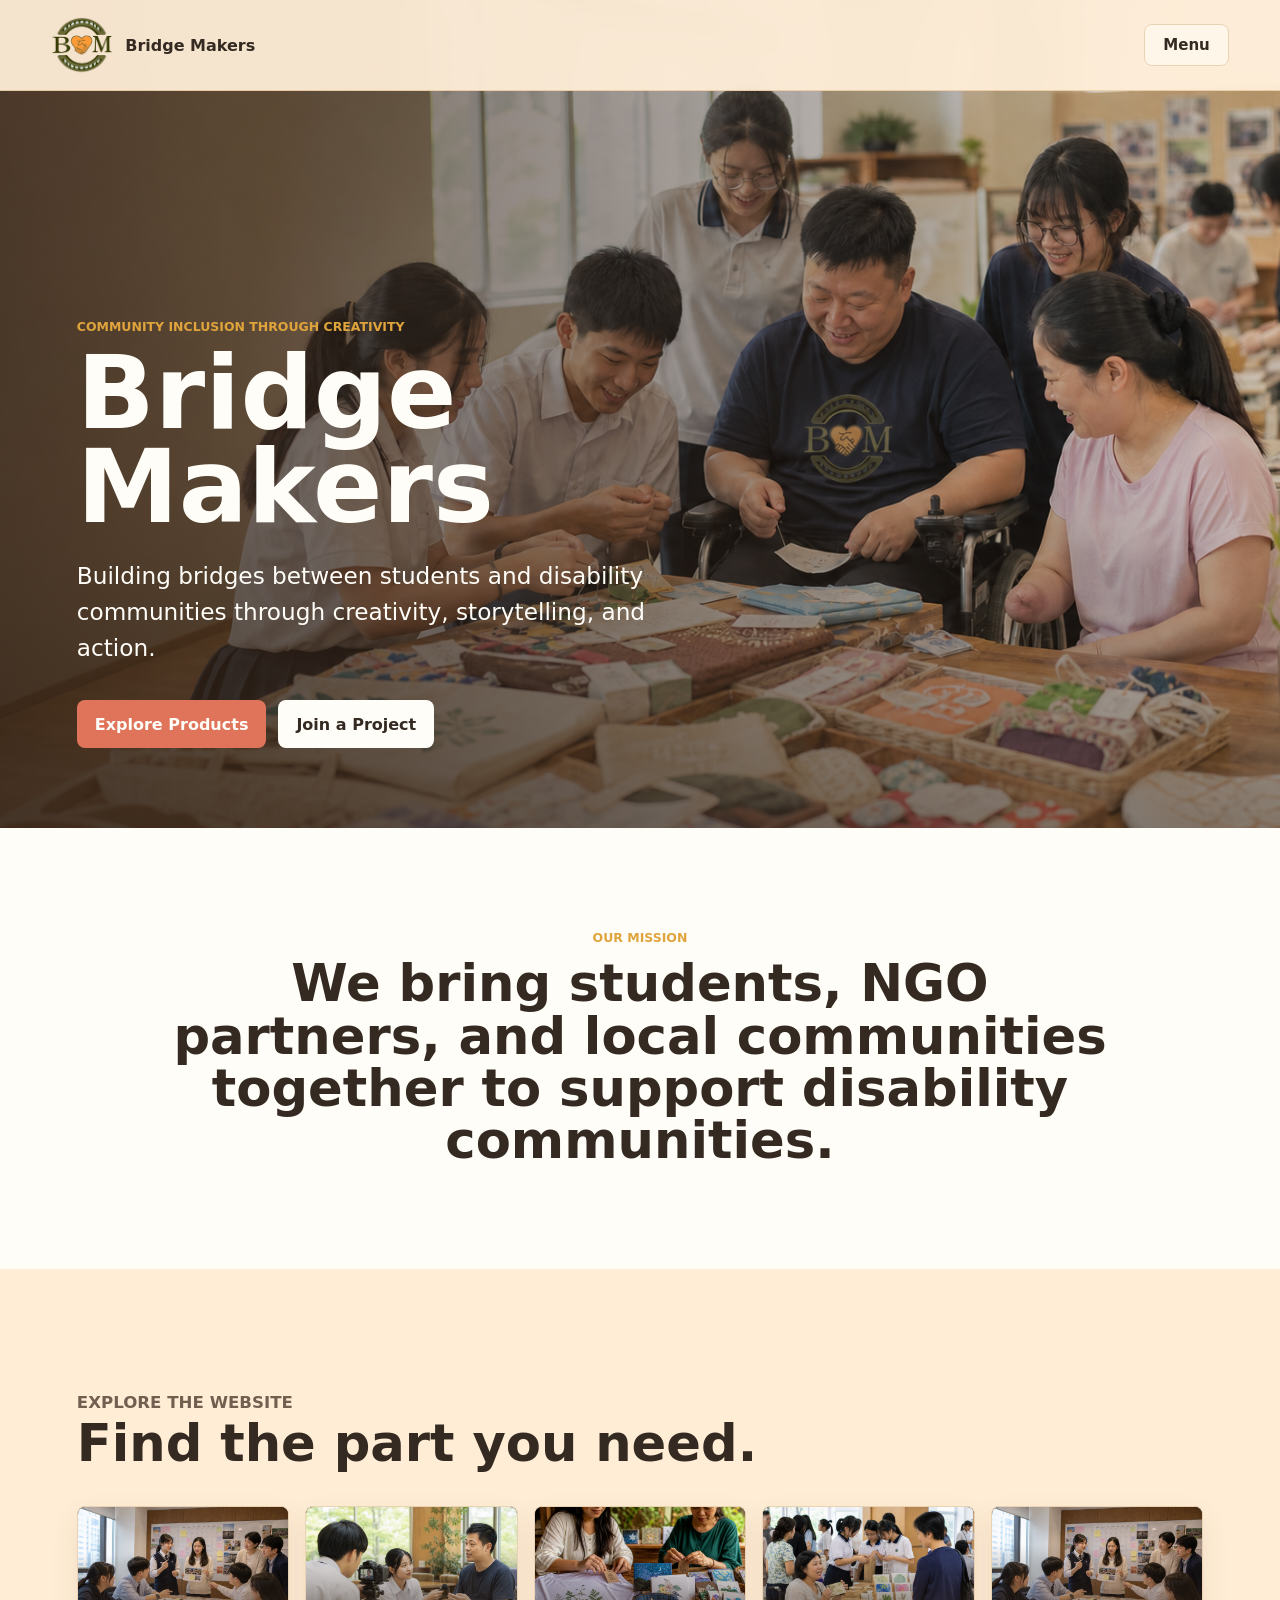
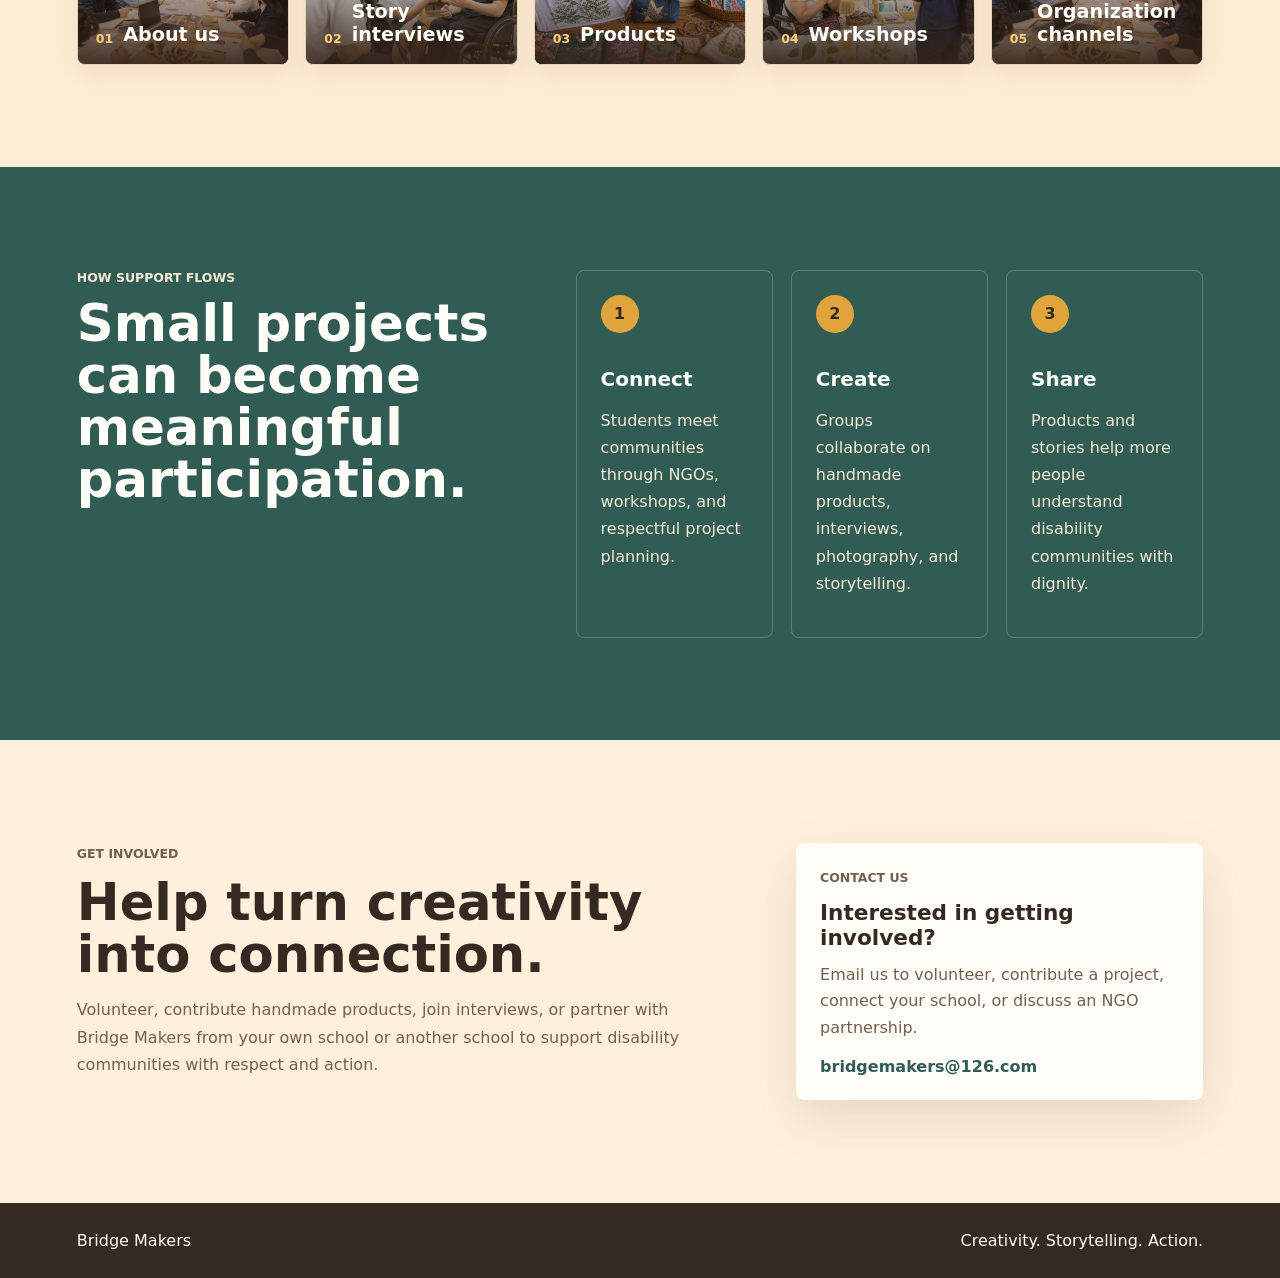
<file: index.html>
<!doctype html>
<html lang="en">
  <head>
    <meta charset="UTF-8" />
    <meta name="viewport" content="width=device-width, initial-scale=1.0" />
    <title>Bridge Makers | Creativity, Storytelling, Action</title>
    <meta
      name="description"
      content="Bridge Makers connects students with disability communities through volunteering, creative projects, and charity products with meaningful stories."
    />
    <link rel="stylesheet" href="styles.css" />
  </head>
  <body>
    <header class="site-header">
      <a class="brand" href="index.html" aria-label="Bridge Makers home">
        <img class="brand-mark" src="assets/bridge-makers-logo-official.png" alt="" aria-hidden="true" />
        <span>Bridge Makers</span>
      </a>
      <div class="pullout-menu">
        <span class="pullout-trigger">Menu</span>
        <div class="pullout-panel" aria-label="Bridge Makers page menu">
          <a href="about.html">
            <span>01</span>
            About us
          </a>
          <a href="interviews.html">
            <span>02</span>
            Story interviews
          </a>
          <a href="products.html">
            <span>03</span>
            Products
          </a>
          <a href="volunteer.html">
            <span>04</span>
            Workshops
          </a>
          <a href="channels.html">
            <span>05</span>
            Organization channels
          </a>
        </div>
      </div>
    </header>

    <main id="top">
      <section class="hero">
        <img
          src="assets/bridge-makers-hero-logo-shirt.png"
          alt="Students and disability community members creating handmade products together at a workshop table"
        />
        <div class="hero-overlay"></div>
        <div class="hero-content">
          <p class="eyebrow">Community inclusion through creativity</p>
          <h1>Bridge Makers</h1>
          <p>
            Building bridges between students and disability communities through
            creativity, storytelling, and action.
          </p>
          <div class="hero-actions">
            <a class="button primary" href="products.html">Explore Products</a>
            <a class="button secondary" href="volunteer.html">Join a Project</a>
          </div>
        </div>
      </section>

      <section class="intro" aria-label="Bridge Makers mission">
        <p class="section-kicker">Our Mission</p>
        <h2>We bring students, NGO partners, and local communities together to support disability communities.</h2>
      </section>

      <section class="menu-section" id="site-sections" aria-label="Bridge Makers website sections">
        <div class="section-heading">
          <p class="section-kicker">Explore the website</p>
          <h2>Find the part you need.</h2>
        </div>
        <div class="line-menu" aria-label="Bridge Makers direct page links">
          <a href="about.html">
            <img
              src="assets/category-organization-channels.png"
              alt="Asian student founders planning Bridge Makers together"
            />
            <span class="line-menu-label"><b>01</b> About us</span>
          </a>
          <a href="interviews.html">
            <img
              src="assets/category-story-interview.png"
              alt="Asian students filming an interview with a disability community member"
            />
            <span class="line-menu-label"><b>02</b> Story interviews</span>
          </a>
          <a href="products.html">
            <img
              src="assets/category-handmade-products.png"
              alt="Asian makers arranging nature-inspired handmade products"
            />
            <span class="line-menu-label"><b>03</b> Products</span>
          </a>
          <a href="volunteer.html">
            <img
              src="assets/category-workshop-booth.png"
              alt="Asian students and disability community makers running a handmade-goods booth"
            />
            <span class="line-menu-label"><b>04</b> Workshops</span>
          </a>
          <a href="channels.html">
            <img
              src="assets/category-organization-channels.png"
              alt="Asian school students discussing a community project in a conference room"
            />
            <span class="line-menu-label"><b>05</b> Organization channels</span>
          </a>
        </div>
      </section>

      <section class="impact-band" id="impact">
        <div>
          <p class="section-kicker">How support flows</p>
          <h2>Small projects can become meaningful participation.</h2>
        </div>
        <div class="impact-grid">
          <div>
            <strong>1</strong>
            <h3>Connect</h3>
            <p>Students meet communities through NGOs, workshops, and respectful project planning.</p>
          </div>
          <div>
            <strong>2</strong>
            <h3>Create</h3>
            <p>Groups collaborate on handmade products, interviews, photography, and storytelling.</p>
          </div>
          <div>
            <strong>3</strong>
            <h3>Share</h3>
            <p>Products and stories help more people understand disability communities with dignity.</p>
          </div>
        </div>
      </section>

      <section class="cta" id="donate">
        <div>
          <p class="section-kicker">Get involved</p>
          <h2>Help turn creativity into connection.</h2>
          <p>
            Volunteer, contribute handmade products, join interviews, or partner
            with Bridge Makers from your own school or another school to support
            disability communities with respect and action.
          </p>
        </div>
        <div class="contact-card">
          <p class="section-kicker">Contact us</p>
          <h3>Interested in getting involved?</h3>
          <p>
            Email us to volunteer, contribute a project, connect your school,
            or discuss an NGO partnership.
          </p>
          <a href="mailto:bridgemakers@126.com">bridgemakers@126.com</a>
        </div>
      </section>
    </main>

    <footer>
      <p>Bridge Makers</p>
      <p>Creativity. Storytelling. Action.</p>
    </footer>
    <script src="script.js"></script>
  </body>
</html>
</file>
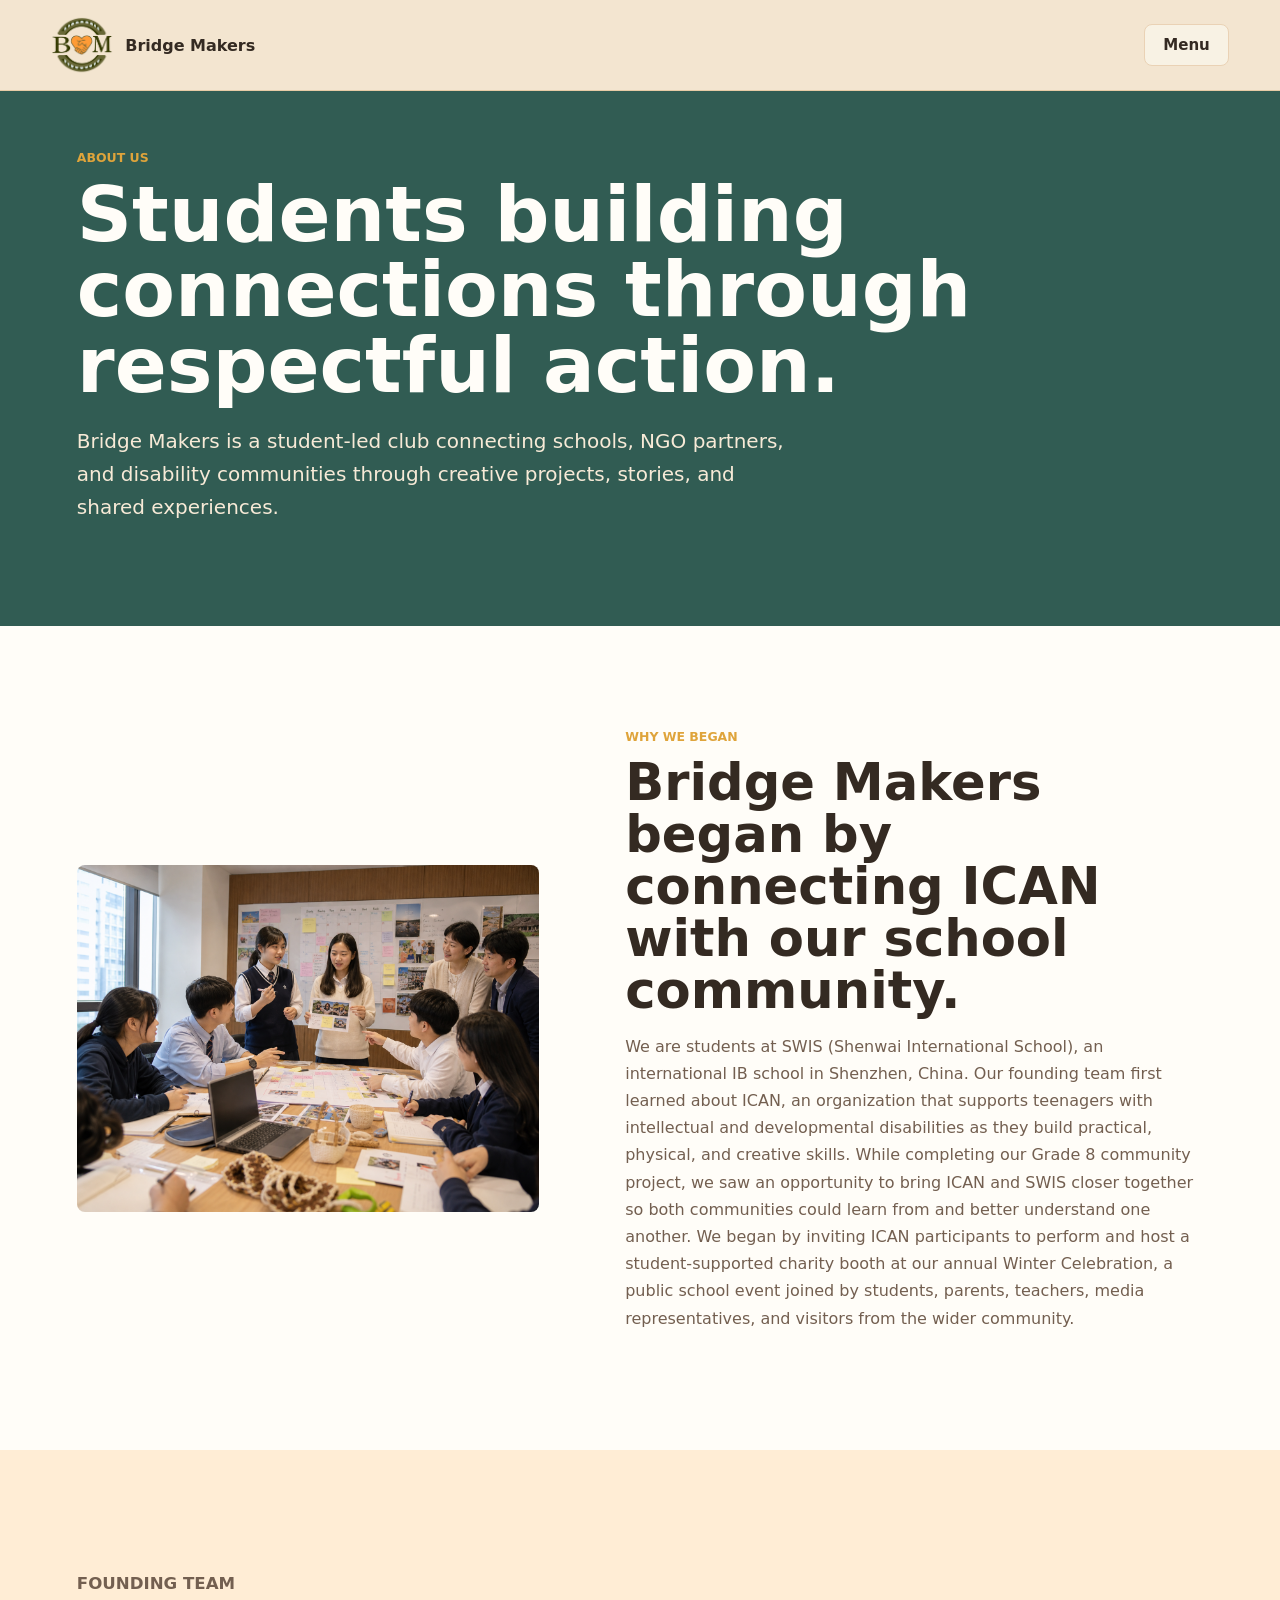
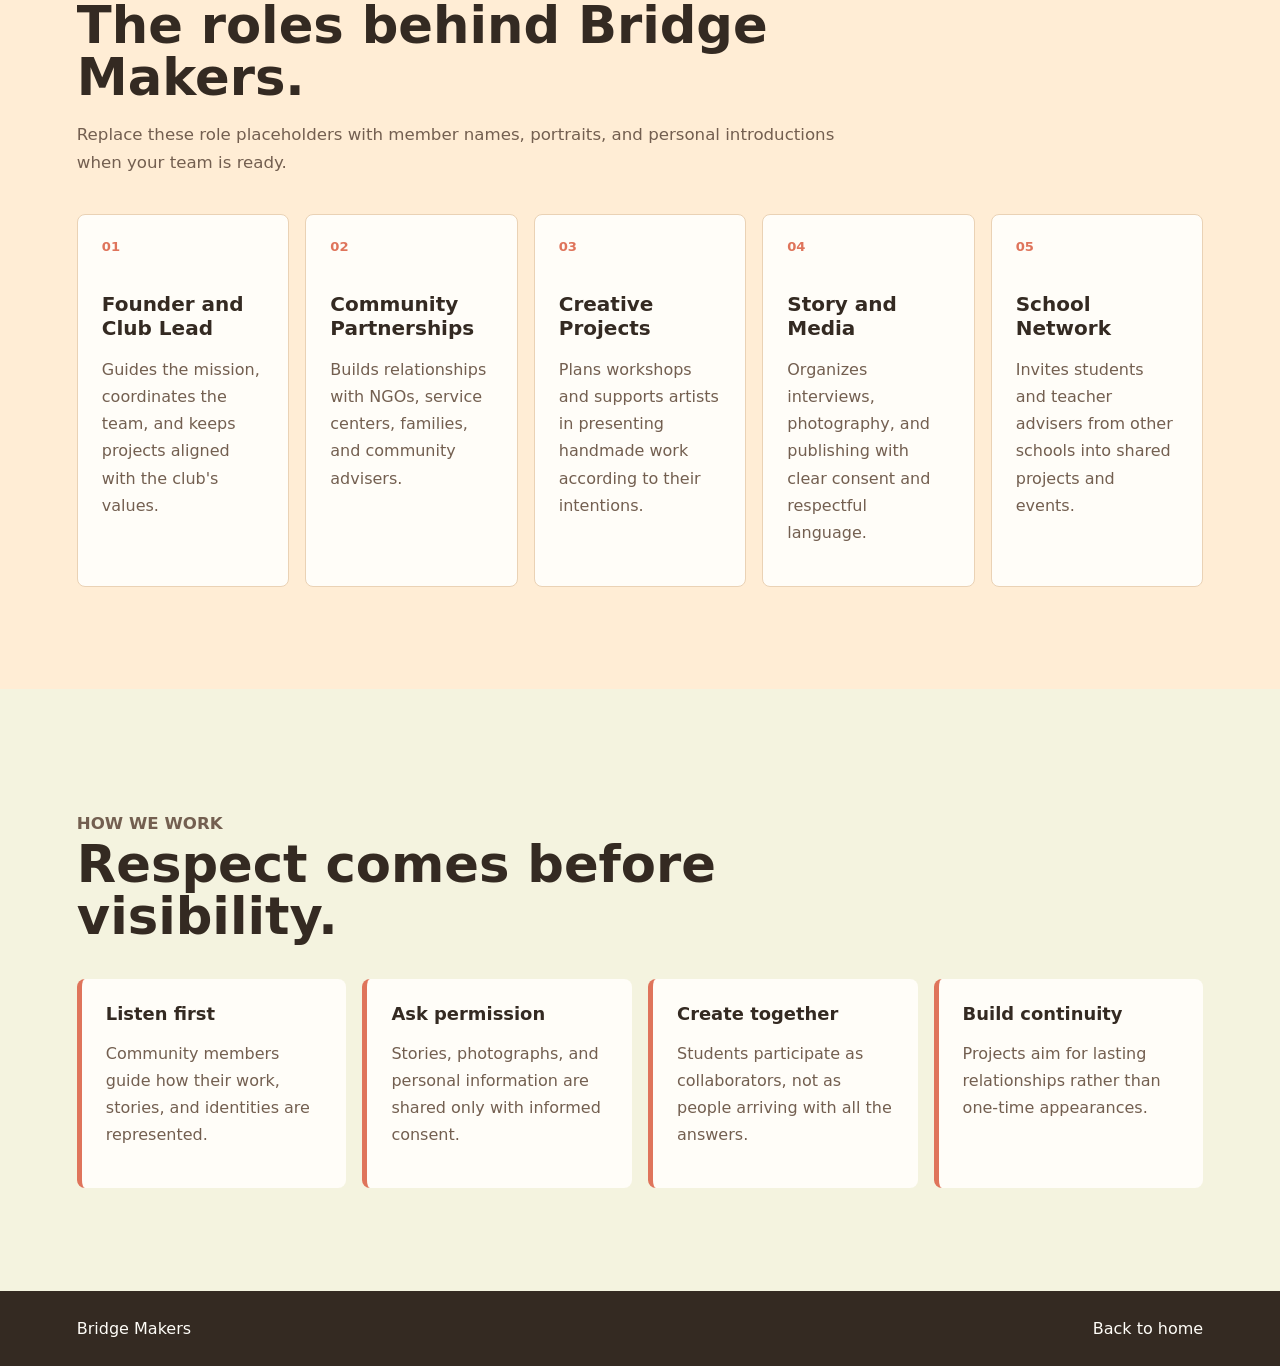
<file: about.html>
<!doctype html>
<html lang="en">
  <head>
    <meta charset="UTF-8" />
    <meta name="viewport" content="width=device-width, initial-scale=1.0" />
    <title>About Us | Bridge Makers</title>
    <meta
      name="description"
      content="Meet the Bridge Makers founding team and learn why students created the club."
    />
    <link rel="stylesheet" href="styles.css" />
  </head>
  <body>
    <header class="site-header">
      <a class="brand" href="index.html" aria-label="Bridge Makers home">
        <img class="brand-mark" src="assets/bridge-makers-logo-official.png" alt="" aria-hidden="true" />
        <span>Bridge Makers</span>
      </a>
      <div class="pullout-menu">
        <span class="pullout-trigger">Menu</span>
        <div class="pullout-panel" aria-label="Bridge Makers page menu">
          <a href="about.html"><span>01</span>About us</a>
          <a href="interviews.html"><span>02</span>Story interviews</a>
          <a href="products.html"><span>03</span>Products</a>
          <a href="volunteer.html"><span>04</span>Workshops</a>
          <a href="channels.html"><span>05</span>Organization channels</a>
        </div>
      </div>
    </header>

    <main>
      <section class="page-hero compact-hero">
        <p class="section-kicker">About us</p>
        <h1>Students building connections through respectful action.</h1>
        <p>
          Bridge Makers is a student-led club connecting schools, NGO partners,
          and disability communities through creative projects, stories, and
          shared experiences.
        </p>
      </section>

      <section class="about-origin">
        <div class="about-origin-image">
          <img
            src="assets/category-organization-channels.png"
            alt="Asian students discussing a community project together"
          />
        </div>
        <div class="about-origin-copy">
          <p class="section-kicker">Why we began</p>
          <h2>Bridge Makers began by connecting ICAN with our school community.</h2>
          <p>
            We are students at SWIS (Shenwai International School), an
            international IB school in Shenzhen, China. Our founding team first
            learned about ICAN, an organization that supports teenagers with
            intellectual and developmental disabilities as they build practical,
            physical, and creative skills. While completing our Grade 8 community
            project, we saw an opportunity to bring ICAN and SWIS closer together
            so both communities could learn from and better understand one
            another. We began by inviting ICAN participants to perform and host a
            student-supported charity booth at our annual Winter Celebration, a
            public school event joined by students, parents, teachers, media
            representatives, and visitors from the wider community.
          </p>
        </div>
      </section>

      <section class="team-section" aria-labelledby="team-heading">
        <div class="section-heading">
          <p class="section-kicker">Founding team</p>
          <h2 id="team-heading">The roles behind Bridge Makers.</h2>
          <p>Replace these role placeholders with member names, portraits, and personal introductions when your team is ready.</p>
        </div>
        <div class="team-grid">
          <article class="team-card">
            <span>01</span>
            <h3>Founder and Club Lead</h3>
            <p>Guides the mission, coordinates the team, and keeps projects aligned with the club's values.</p>
          </article>
          <article class="team-card">
            <span>02</span>
            <h3>Community Partnerships</h3>
            <p>Builds relationships with NGOs, service centers, families, and community advisers.</p>
          </article>
          <article class="team-card">
            <span>03</span>
            <h3>Creative Projects</h3>
            <p>Plans workshops and supports artists in presenting handmade work according to their intentions.</p>
          </article>
          <article class="team-card">
            <span>04</span>
            <h3>Story and Media</h3>
            <p>Organizes interviews, photography, and publishing with clear consent and respectful language.</p>
          </article>
          <article class="team-card">
            <span>05</span>
            <h3>School Network</h3>
            <p>Invites students and teacher advisers from other schools into shared projects and events.</p>
          </article>
        </div>
      </section>

      <section class="values-section">
        <div class="section-heading">
          <p class="section-kicker">How we work</p>
          <h2>Respect comes before visibility.</h2>
        </div>
        <div class="values-grid">
          <article><strong>Listen first</strong><p>Community members guide how their work, stories, and identities are represented.</p></article>
          <article><strong>Ask permission</strong><p>Stories, photographs, and personal information are shared only with informed consent.</p></article>
          <article><strong>Create together</strong><p>Students participate as collaborators, not as people arriving with all the answers.</p></article>
          <article><strong>Build continuity</strong><p>Projects aim for lasting relationships rather than one-time appearances.</p></article>
        </div>
      </section>
    </main>

    <footer>
      <p>Bridge Makers</p>
      <p><a href="index.html">Back to home</a></p>
    </footer>
    <script src="script.js"></script>
  </body>
</html>
</file>
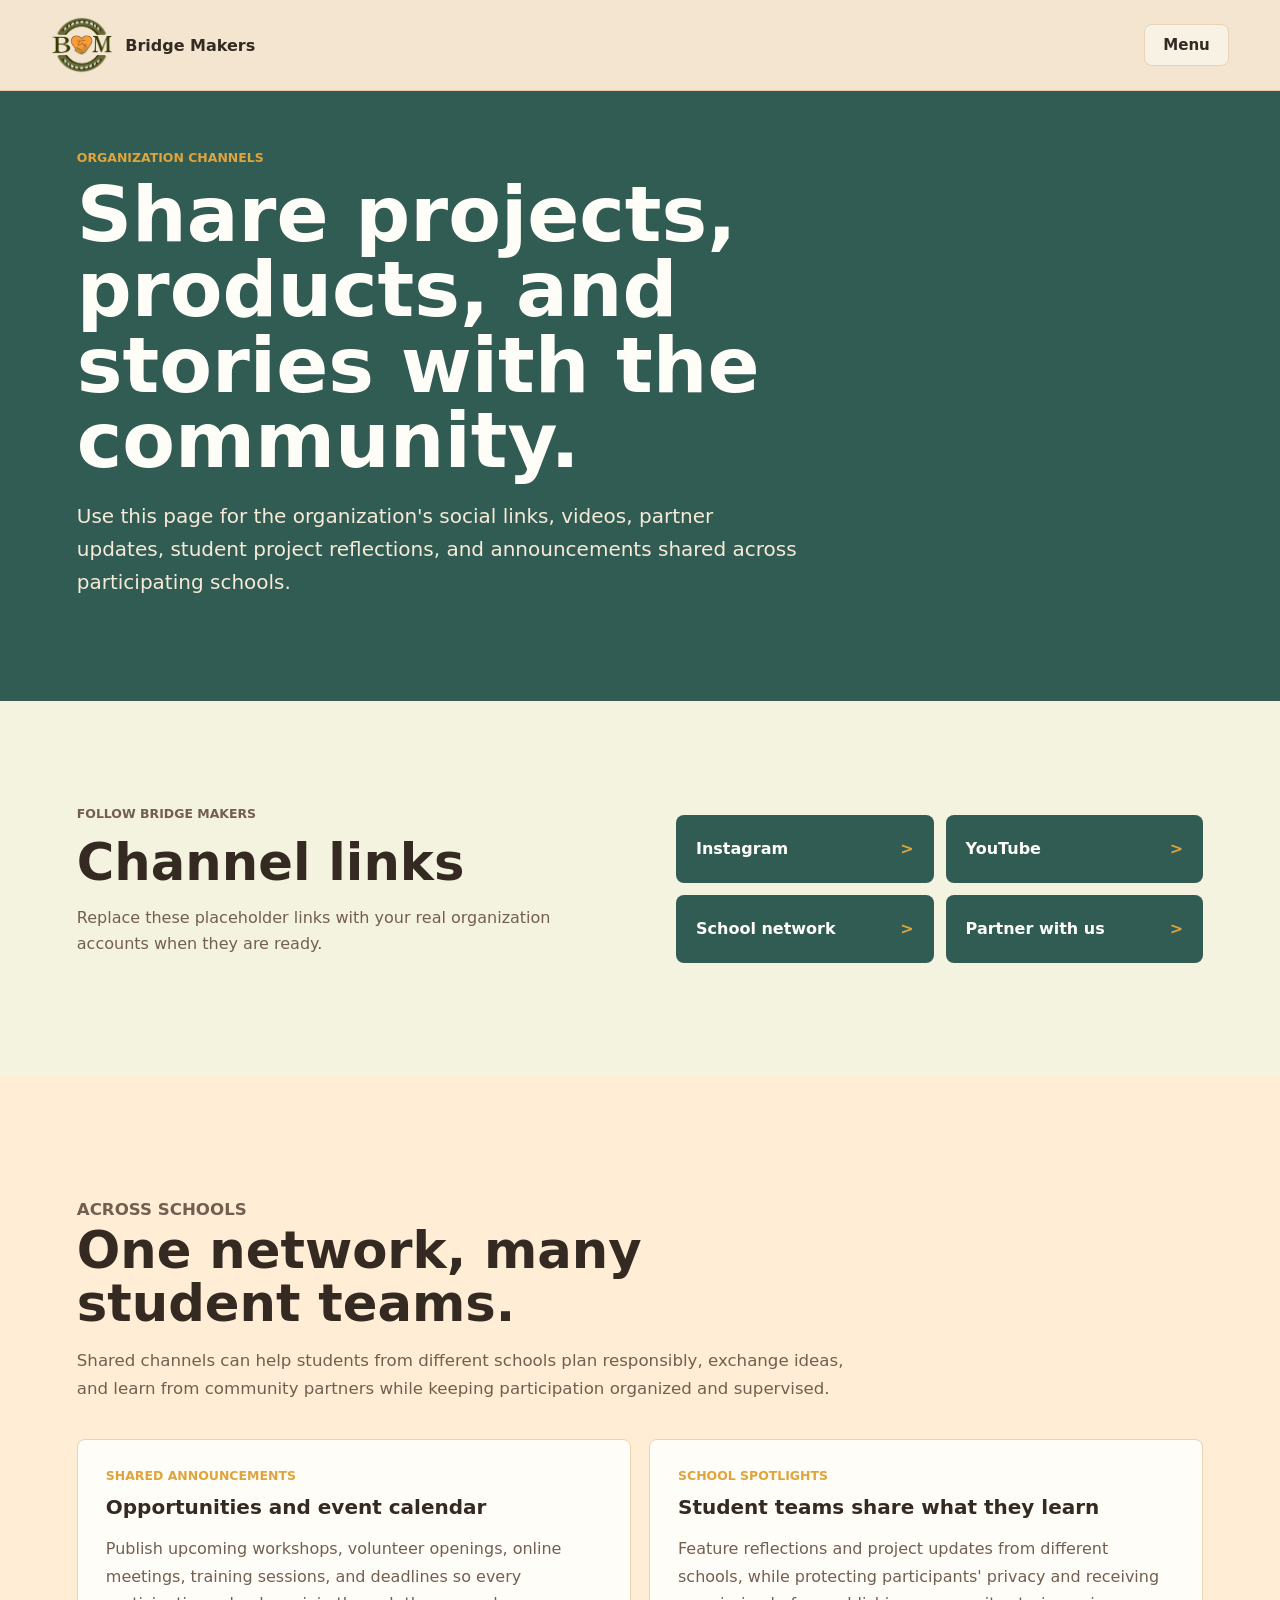
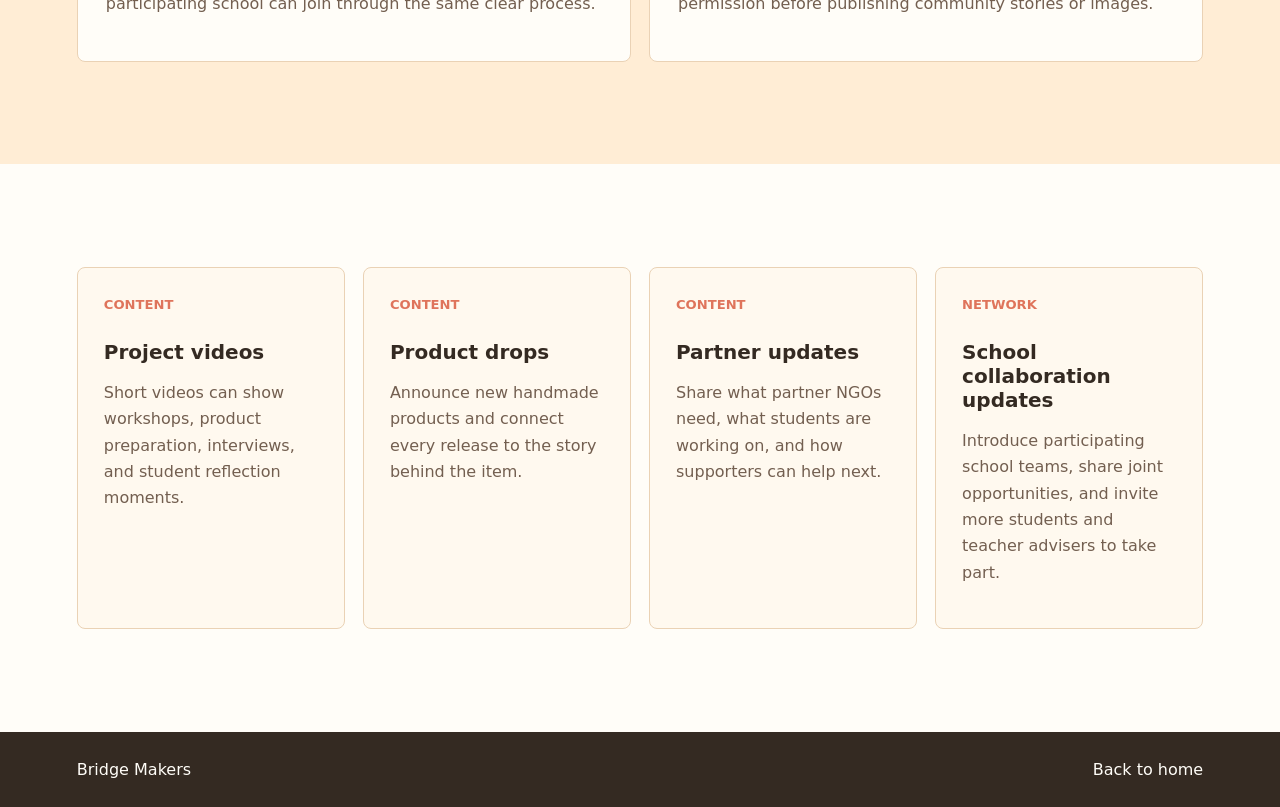
<file: channels.html>
<!doctype html>
<html lang="en">
  <head>
    <meta charset="UTF-8" />
    <meta name="viewport" content="width=device-width, initial-scale=1.0" />
    <title>Channels | Bridge Makers</title>
    <meta
      name="description"
      content="Bridge Makers channels for project videos, interviews, partner updates, and collaboration between participating schools."
    />
    <link rel="stylesheet" href="styles.css" />
  </head>
  <body>
    <header class="site-header">
      <a class="brand" href="index.html" aria-label="Bridge Makers home">
        <img class="brand-mark" src="assets/bridge-makers-logo-official.png" alt="" aria-hidden="true" />
        <span>Bridge Makers</span>
      </a>
      <div class="pullout-menu">
        <span class="pullout-trigger">Menu</span>
        <div class="pullout-panel" aria-label="Bridge Makers page menu">
          <a href="about.html"><span>01</span>About us</a>
          <a href="interviews.html"><span>02</span>Story interviews</a>
          <a href="products.html"><span>03</span>Products</a>
          <a href="volunteer.html"><span>04</span>Workshops</a>
          <a href="channels.html"><span>05</span>Organization channels</a>
        </div>
      </div>
    </header>

    <main>
      <section class="page-hero compact-hero">
        <p class="section-kicker">Organization channels</p>
        <h1>Share projects, products, and stories with the community.</h1>
        <p>
          Use this page for the organization's social links, videos, partner
          updates, student project reflections, and announcements shared
          across participating schools.
        </p>
      </section>

      <section class="channels-section">
        <div>
          <p class="section-kicker">Follow Bridge Makers</p>
          <h2>Channel links</h2>
          <p>
            Replace these placeholder links with your real organization accounts
            when they are ready.
          </p>
        </div>
        <div class="channel-links" aria-label="Bridge Makers channel links">
          <a href="#" aria-label="Bridge Makers Instagram">Instagram</a>
          <a href="#" aria-label="Bridge Makers YouTube">YouTube</a>
          <a href="volunteer.html#school-network" aria-label="Join the Bridge Makers school network">School network</a>
          <a href="volunteer.html#contact" aria-label="Contact Bridge Makers about a partnership">Partner with us</a>
        </div>
      </section>

      <section class="partner-section" id="school-channels">
        <div class="section-heading">
          <p class="section-kicker">Across schools</p>
          <h2>One network, many student teams.</h2>
          <p>
            Shared channels can help students from different schools plan
            responsibly, exchange ideas, and learn from community partners while
            keeping participation organized and supervised.
          </p>
        </div>
        <div class="partner-panels">
          <article>
            <span class="section-kicker">Shared announcements</span>
            <h3>Opportunities and event calendar</h3>
            <p>
              Publish upcoming workshops, volunteer openings, online meetings,
              training sessions, and deadlines so every participating school can
              join through the same clear process.
            </p>
          </article>
          <article>
            <span class="section-kicker">School spotlights</span>
            <h3>Student teams share what they learn</h3>
            <p>
              Feature reflections and project updates from different schools,
              while protecting participants' privacy and receiving permission
              before publishing community stories or images.
            </p>
          </article>
        </div>
      </section>

      <section class="detail-section">
        <div class="detail-grid">
          <article>
            <span>Content</span>
            <h3>Project videos</h3>
            <p>Short videos can show workshops, product preparation, interviews, and student reflection moments.</p>
          </article>
          <article>
            <span>Content</span>
            <h3>Product drops</h3>
            <p>Announce new handmade products and connect every release to the story behind the item.</p>
          </article>
          <article>
            <span>Content</span>
            <h3>Partner updates</h3>
            <p>Share what partner NGOs need, what students are working on, and how supporters can help next.</p>
          </article>
          <article>
            <span>Network</span>
            <h3>School collaboration updates</h3>
            <p>Introduce participating school teams, share joint opportunities, and invite more students and teacher advisers to take part.</p>
          </article>
        </div>
      </section>
    </main>

    <footer>
      <p>Bridge Makers</p>
      <p><a href="index.html">Back to home</a></p>
    </footer>
    <script src="script.js"></script>
  </body>
</html>
</file>
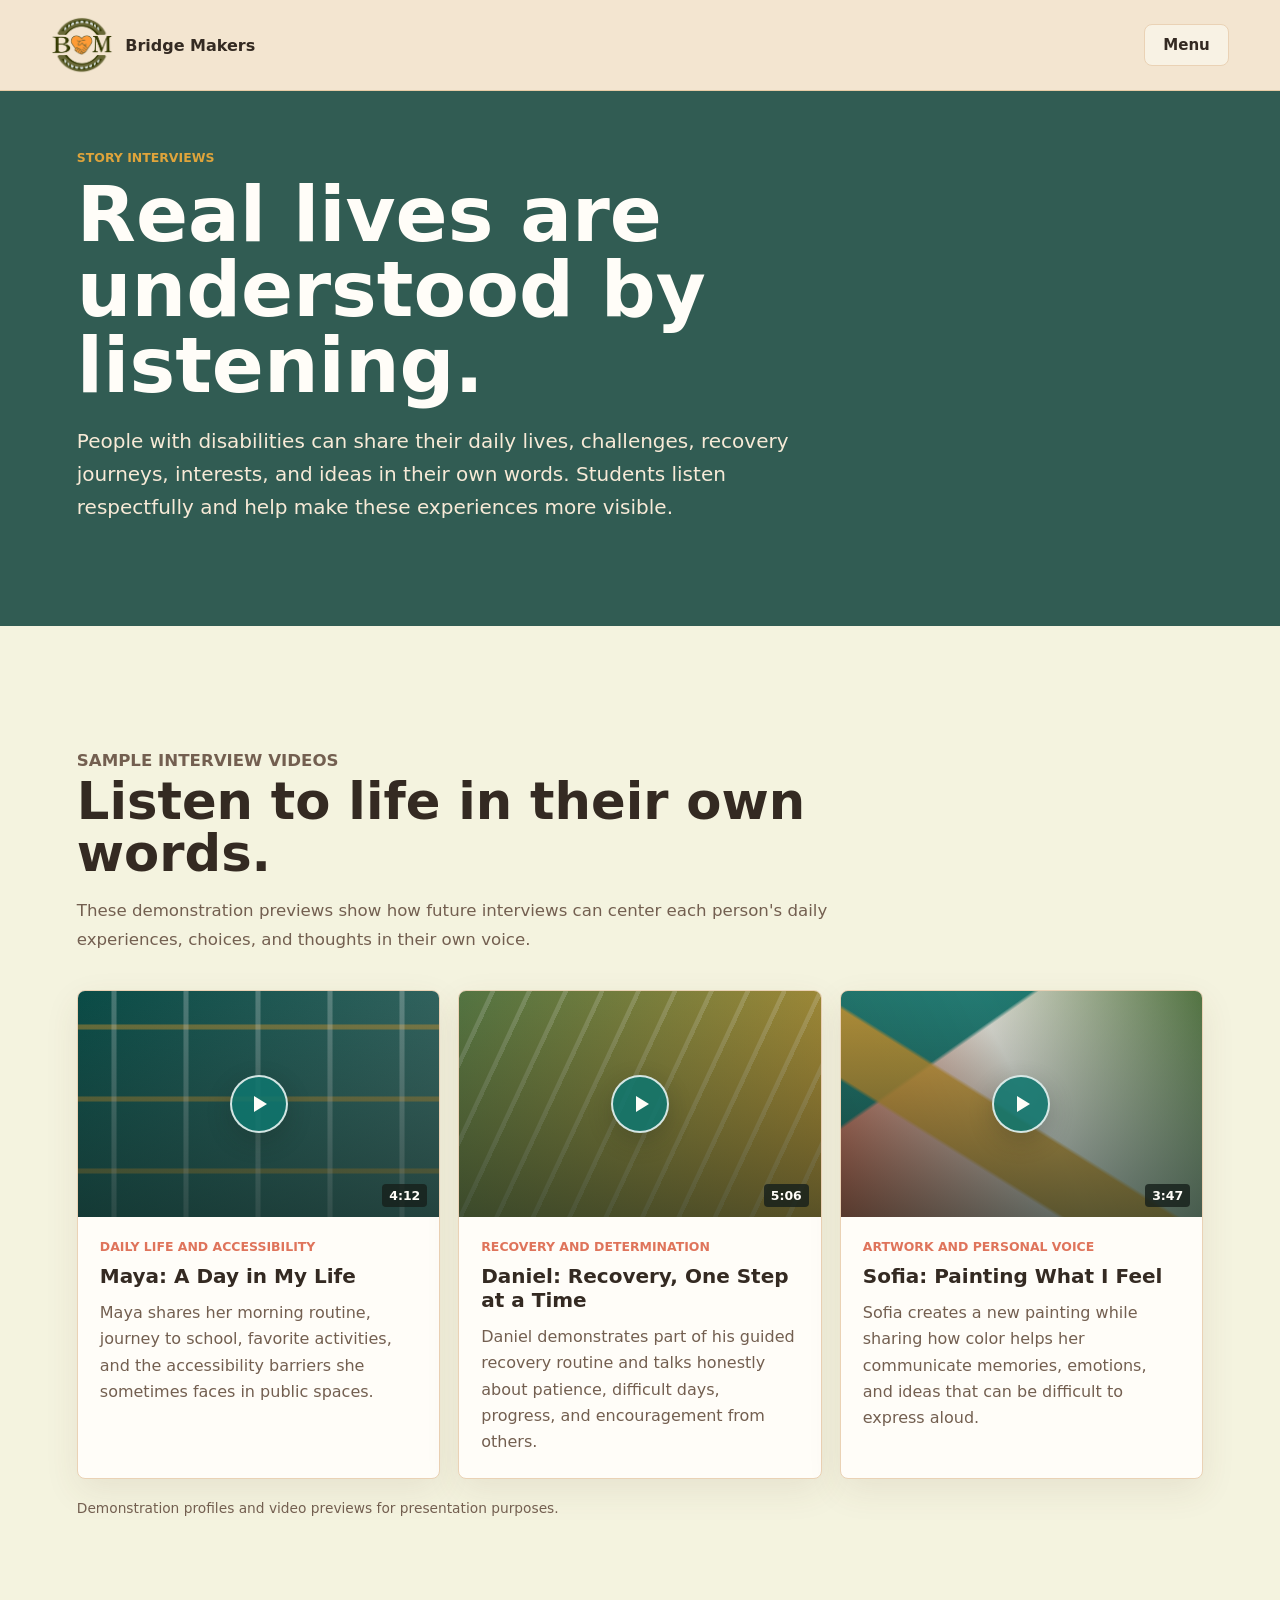
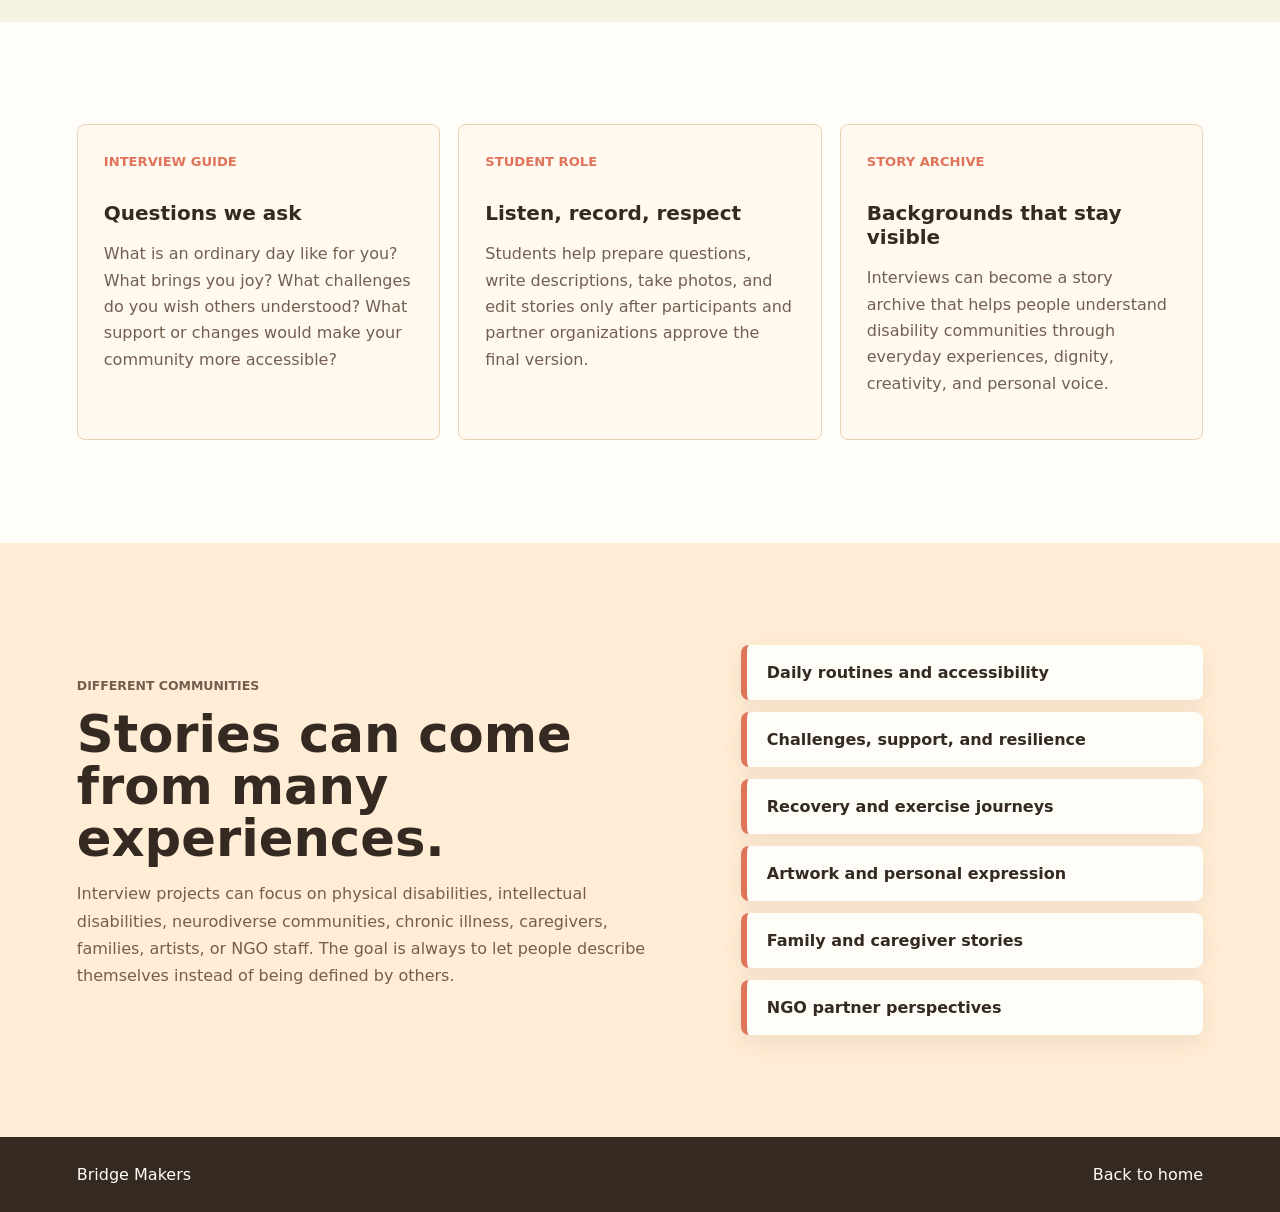
<file: interviews.html>
<!doctype html>
<html lang="en">
  <head>
    <meta charset="UTF-8" />
    <meta name="viewport" content="width=device-width, initial-scale=1.0" />
    <title>Story Interviews | Bridge Makers</title>
    <meta
      name="description"
      content="Bridge Makers story interviews help students learn about the backgrounds, experiences, and voices of people with disabilities."
    />
    <link rel="stylesheet" href="styles.css" />
  </head>
  <body>
    <header class="site-header">
      <a class="brand" href="index.html" aria-label="Bridge Makers home">
        <img class="brand-mark" src="assets/bridge-makers-logo-official.png" alt="" aria-hidden="true" />
        <span>Bridge Makers</span>
      </a>
      <div class="pullout-menu">
        <span class="pullout-trigger">Menu</span>
        <div class="pullout-panel" aria-label="Bridge Makers page menu">
          <a href="about.html"><span>01</span>About us</a>
          <a href="interviews.html"><span>02</span>Story interviews</a>
          <a href="products.html"><span>03</span>Products</a>
          <a href="volunteer.html"><span>04</span>Workshops</a>
          <a href="channels.html"><span>05</span>Organization channels</a>
        </div>
      </div>
    </header>

    <main>
      <section class="page-hero compact-hero">
        <p class="section-kicker">Story interviews</p>
        <h1>Real lives are understood by listening.</h1>
        <p>
          People with disabilities can share their daily lives, challenges,
          recovery journeys, interests, and ideas in their own words. Students
          listen respectfully and help make these experiences more visible.
        </p>
      </section>

      <section class="video-library" aria-labelledby="sample-interviews-title">
        <div class="section-heading">
          <p class="section-kicker">Sample interview videos</p>
          <h2 id="sample-interviews-title">Listen to life in their own words.</h2>
          <p>
            These demonstration previews show how future interviews can center
            each person's daily experiences, choices, and thoughts in their own
            voice.
          </p>
        </div>
        <div class="video-grid">
          <article class="video-card">
            <button class="video-preview video-daily-life" type="button" data-video-title="Maya: A Day in My Life" aria-label="Play sample interview: Maya, A Day in My Life">
              <span class="play-icon" aria-hidden="true"></span>
              <span class="video-duration">4:12</span>
            </button>
            <div class="video-copy">
              <span>Daily life and accessibility</span>
              <h3>Maya: A Day in My Life</h3>
              <p>Maya shares her morning routine, journey to school, favorite activities, and the accessibility barriers she sometimes faces in public spaces.</p>
            </div>
          </article>

          <article class="video-card">
            <button class="video-preview video-recovery" type="button" data-video-title="Daniel: Recovery, One Step at a Time" aria-label="Play sample interview: Daniel, Recovery, One Step at a Time">
              <span class="play-icon" aria-hidden="true"></span>
              <span class="video-duration">5:06</span>
            </button>
            <div class="video-copy">
              <span>Recovery and determination</span>
              <h3>Daniel: Recovery, One Step at a Time</h3>
              <p>Daniel demonstrates part of his guided recovery routine and talks honestly about patience, difficult days, progress, and encouragement from others.</p>
            </div>
          </article>

          <article class="video-card">
            <button class="video-preview video-artwork" type="button" data-video-title="Sofia: Painting What I Feel" aria-label="Play sample interview: Sofia, Painting What I Feel">
              <span class="play-icon" aria-hidden="true"></span>
              <span class="video-duration">3:47</span>
            </button>
            <div class="video-copy">
              <span>Artwork and personal voice</span>
              <h3>Sofia: Painting What I Feel</h3>
              <p>Sofia creates a new painting while sharing how color helps her communicate memories, emotions, and ideas that can be difficult to express aloud.</p>
            </div>
          </article>
        </div>
        <p class="demo-caption">Demonstration profiles and video previews for presentation purposes.</p>
      </section>

      <section class="interview-section">
        <div class="interview-grid">
          <article>
            <span>Interview guide</span>
            <h3>Questions we ask</h3>
            <p>
              What is an ordinary day like for you? What brings you joy? What
              challenges do you wish others understood? What support or changes
              would make your community more accessible?
            </p>
          </article>
          <article>
            <span>Student role</span>
            <h3>Listen, record, respect</h3>
            <p>
              Students help prepare questions, write descriptions, take photos,
              and edit stories only after participants and partner organizations
              approve the final version.
            </p>
          </article>
          <article>
            <span>Story archive</span>
            <h3>Backgrounds that stay visible</h3>
            <p>
              Interviews can become a story archive that helps people understand
              disability communities through everyday experiences, dignity,
              creativity, and personal voice.
            </p>
          </article>
        </div>
      </section>

      <section class="split-section">
        <div>
          <p class="section-kicker">Different communities</p>
          <h2>Stories can come from many experiences.</h2>
          <p>
            Interview projects can focus on physical disabilities, intellectual
            disabilities, neurodiverse communities, chronic illness, caregivers,
            families, artists, or NGO staff. The goal is always to let people
            describe themselves instead of being defined by others.
          </p>
        </div>
        <div class="check-list" aria-label="Interview focus areas">
          <span>Daily routines and accessibility</span>
          <span>Challenges, support, and resilience</span>
          <span>Recovery and exercise journeys</span>
          <span>Artwork and personal expression</span>
          <span>Family and caregiver stories</span>
          <span>NGO partner perspectives</span>
        </div>
      </section>
    </main>

    <footer>
      <p>Bridge Makers</p>
      <p><a href="index.html">Back to home</a></p>
    </footer>
    <div class="video-dialog" role="dialog" aria-modal="true" aria-labelledby="video-dialog-title" hidden>
      <div class="video-dialog-panel">
        <button class="video-dialog-close" type="button" aria-label="Close video preview">&times;</button>
        <div class="video-dialog-screen">
          <span class="play-icon" aria-hidden="true"></span>
        </div>
        <p class="section-kicker">Teacher demonstration</p>
        <h2 id="video-dialog-title">Sample interview</h2>
        <p>This is a preview space. A real interview video can be added here after the participant and NGO partner approve it.</p>
      </div>
    </div>
    <script src="script.js"></script>
  </body>
</html>
</file>
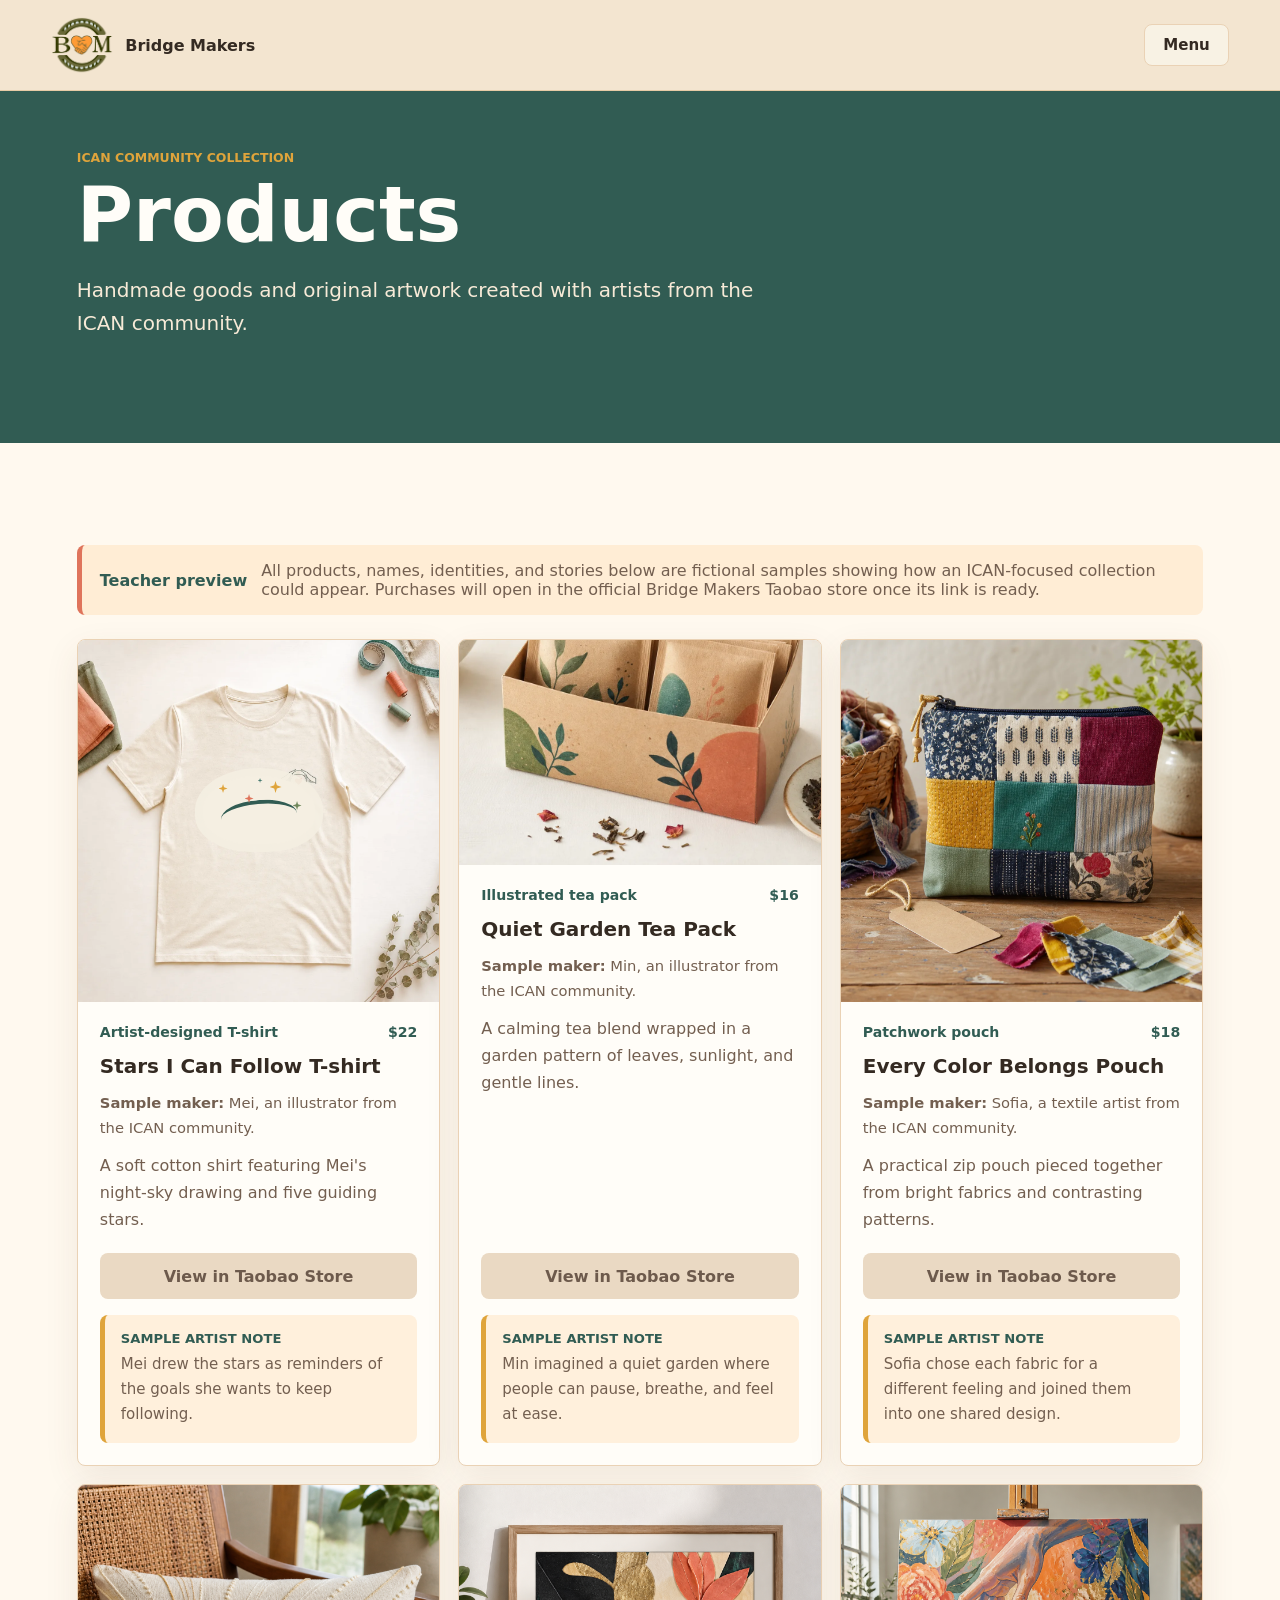
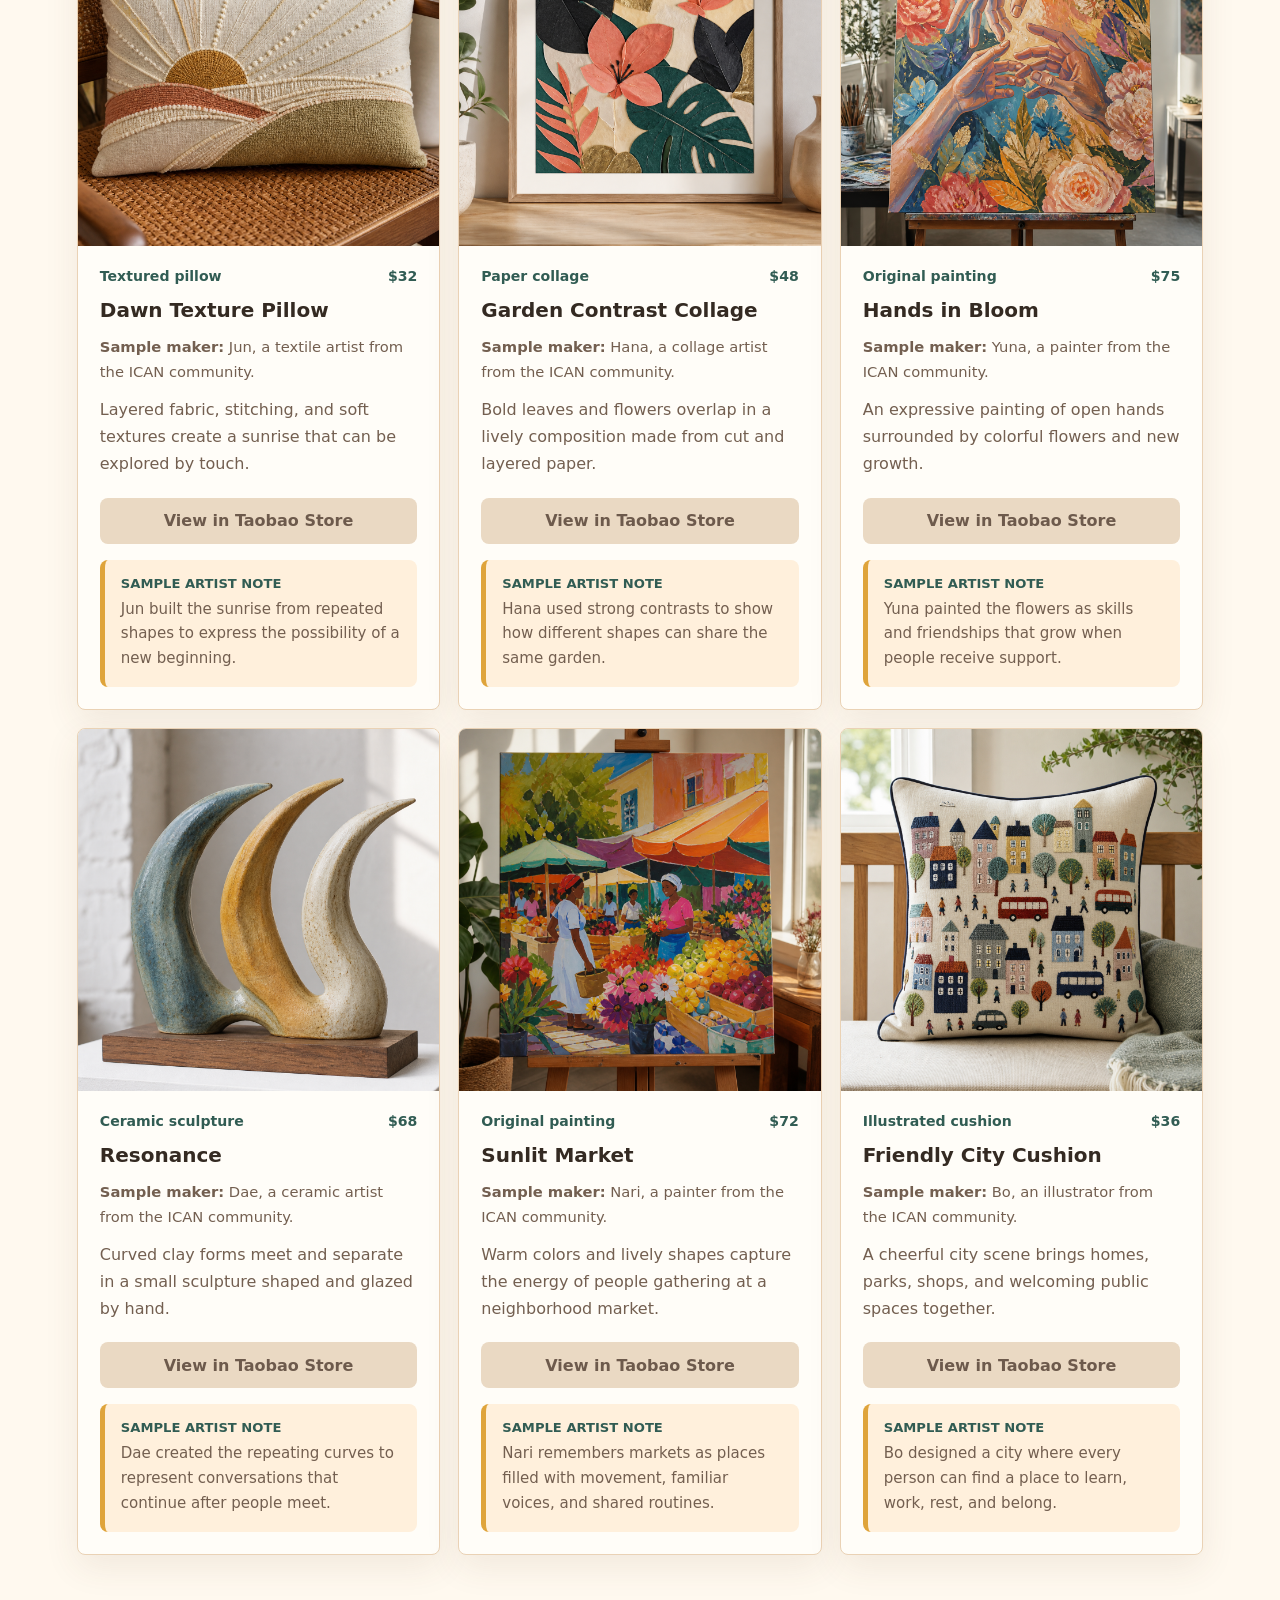
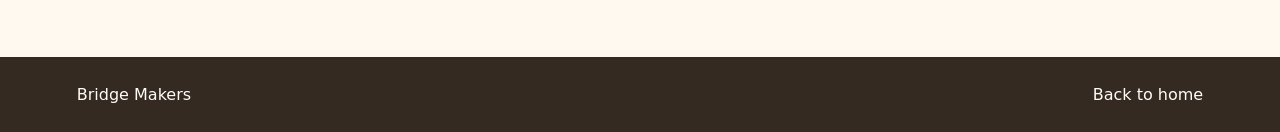
<file: products.html>
<!doctype html>
<html lang="en">
  <head>
    <meta charset="UTF-8" />
    <meta name="viewport" content="width=device-width, initial-scale=1.0" />
    <title>Products | Bridge Makers</title>
    <meta
      name="description"
      content="Explore sample handmade goods and original artwork from Bridge Makers and the ICAN community."
    />
    <link rel="stylesheet" href="styles.css" />
  </head>
  <body>
    <header class="site-header">
      <a class="brand" href="index.html" aria-label="Bridge Makers home">
        <img class="brand-mark" src="assets/bridge-makers-logo-official.png" alt="" aria-hidden="true" />
        <span>Bridge Makers</span>
      </a>
      <div class="pullout-menu">
        <span class="pullout-trigger">Menu</span>
        <div class="pullout-panel" aria-label="Bridge Makers page menu">
          <a href="about.html"><span>01</span>About us</a>
          <a href="interviews.html"><span>02</span>Story interviews</a>
          <a href="products.html"><span>03</span>Products</a>
          <a href="volunteer.html"><span>04</span>Workshops</a>
          <a href="channels.html"><span>05</span>Organization channels</a>
        </div>
      </div>
    </header>

    <main>
      <section class="page-hero compact-hero">
        <p class="section-kicker">ICAN community collection</p>
        <h1>Products</h1>
        <p>Handmade goods and original artwork created with artists from the ICAN community.</p>
      </section>

      <section class="shop-section" aria-label="Product collection">
        <div class="demo-note" role="note">
          <strong>Teacher preview</strong>
          <span>All products, names, identities, and stories below are fictional samples showing how an ICAN-focused collection could appear. Purchases will open in the official Bridge Makers Taobao store once its link is ready.</span>
        </div>

        <div class="product-grid">
          <article class="product-card">
            <div class="product-image maker-shirt">
              <img src="assets/product-community-tshirt.webp" alt="Cream T-shirt displayed on a tabletop" />
              <span class="maker-art" aria-hidden="true"><i></i><i></i><i></i><i></i><i></i></span>
            </div>
            <div class="product-content">
              <div class="product-meta"><span>Artist-designed T-shirt</span><strong>$22</strong></div>
              <h3>Stars I Can Follow T-shirt</h3>
              <p class="maker-credit"><strong>Sample maker:</strong> Mei, an illustrator from the ICAN community.</p>
              <p class="product-description">A soft cotton shirt featuring Mei's night-sky drawing and five guiding stars.</p>
              <button type="button" class="store-button" disabled title="The official Taobao store link will be added soon">View in Taobao Store</button>
              <div class="story-background"><span>Sample artist note</span><p>Mei drew the stars as reminders of the goals she wants to keep following.</p></div>
            </div>
          </article>

          <article class="product-card">
            <div class="product-image tea-product"><img src="assets/product-tea-pack.webp" alt="Illustrated tea package beside a cup" /></div>
            <div class="product-content">
              <div class="product-meta"><span>Illustrated tea pack</span><strong>$16</strong></div>
              <h3>Quiet Garden Tea Pack</h3>
              <p class="maker-credit"><strong>Sample maker:</strong> Min, an illustrator from the ICAN community.</p>
              <p class="product-description">A calming tea blend wrapped in a garden pattern of leaves, sunlight, and gentle lines.</p>
              <button type="button" class="store-button" disabled title="The official Taobao store link will be added soon">View in Taobao Store</button>
              <div class="story-background"><span>Sample artist note</span><p>Min imagined a quiet garden where people can pause, breathe, and feel at ease.</p></div>
            </div>
          </article>

          <article class="product-card">
            <div class="product-image"><img src="assets/product-patchwork-pouch.webp" alt="Colorful handmade patchwork pouch" /></div>
            <div class="product-content">
              <div class="product-meta"><span>Patchwork pouch</span><strong>$18</strong></div>
              <h3>Every Color Belongs Pouch</h3>
              <p class="maker-credit"><strong>Sample maker:</strong> Sofia, a textile artist from the ICAN community.</p>
              <p class="product-description">A practical zip pouch pieced together from bright fabrics and contrasting patterns.</p>
              <button type="button" class="store-button" disabled title="The official Taobao store link will be added soon">View in Taobao Store</button>
              <div class="story-background"><span>Sample artist note</span><p>Sofia chose each fabric for a different feeling and joined them into one shared design.</p></div>
            </div>
          </article>

          <article class="product-card">
            <div class="product-image"><img src="assets/product-dawn-texture-pillow.png" alt="Handmade pillow with a textured sunrise design" /></div>
            <div class="product-content">
              <div class="product-meta"><span>Textured pillow</span><strong>$32</strong></div>
              <h3>Dawn Texture Pillow</h3>
              <p class="maker-credit"><strong>Sample maker:</strong> Jun, a textile artist from the ICAN community.</p>
              <p class="product-description">Layered fabric, stitching, and soft textures create a sunrise that can be explored by touch.</p>
              <button type="button" class="store-button" disabled title="The official Taobao store link will be added soon">View in Taobao Store</button>
              <div class="story-background"><span>Sample artist note</span><p>Jun built the sunrise from repeated shapes to express the possibility of a new beginning.</p></div>
            </div>
          </article>

          <article class="product-card">
            <div class="product-image"><img src="assets/product-garden-contrast-collage.png" alt="Colorful paper collage inspired by a garden" /></div>
            <div class="product-content">
              <div class="product-meta"><span>Paper collage</span><strong>$48</strong></div>
              <h3>Garden Contrast Collage</h3>
              <p class="maker-credit"><strong>Sample maker:</strong> Hana, a collage artist from the ICAN community.</p>
              <p class="product-description">Bold leaves and flowers overlap in a lively composition made from cut and layered paper.</p>
              <button type="button" class="store-button" disabled title="The official Taobao store link will be added soon">View in Taobao Store</button>
              <div class="story-background"><span>Sample artist note</span><p>Hana used strong contrasts to show how different shapes can share the same garden.</p></div>
            </div>
          </article>

          <article class="product-card">
            <div class="product-image"><img src="assets/product-hands-in-bloom-painting.png" alt="Painting of hands surrounded by colorful flowers" /></div>
            <div class="product-content">
              <div class="product-meta"><span>Original painting</span><strong>$75</strong></div>
              <h3>Hands in Bloom</h3>
              <p class="maker-credit"><strong>Sample maker:</strong> Yuna, a painter from the ICAN community.</p>
              <p class="product-description">An expressive painting of open hands surrounded by colorful flowers and new growth.</p>
              <button type="button" class="store-button" disabled title="The official Taobao store link will be added soon">View in Taobao Store</button>
              <div class="story-background"><span>Sample artist note</span><p>Yuna painted the flowers as skills and friendships that grow when people receive support.</p></div>
            </div>
          </article>

          <article class="product-card">
            <div class="product-image"><img src="assets/product-resonance-sculpture.png" alt="Small abstract ceramic sculpture with curved forms" /></div>
            <div class="product-content">
              <div class="product-meta"><span>Ceramic sculpture</span><strong>$68</strong></div>
              <h3>Resonance</h3>
              <p class="maker-credit"><strong>Sample maker:</strong> Dae, a ceramic artist from the ICAN community.</p>
              <p class="product-description">Curved clay forms meet and separate in a small sculpture shaped and glazed by hand.</p>
              <button type="button" class="store-button" disabled title="The official Taobao store link will be added soon">View in Taobao Store</button>
              <div class="story-background"><span>Sample artist note</span><p>Dae created the repeating curves to represent conversations that continue after people meet.</p></div>
            </div>
          </article>

          <article class="product-card">
            <div class="product-image"><img src="assets/product-sunlit-market-painting.png" alt="Bright painting of a busy outdoor market" /></div>
            <div class="product-content">
              <div class="product-meta"><span>Original painting</span><strong>$72</strong></div>
              <h3>Sunlit Market</h3>
              <p class="maker-credit"><strong>Sample maker:</strong> Nari, a painter from the ICAN community.</p>
              <p class="product-description">Warm colors and lively shapes capture the energy of people gathering at a neighborhood market.</p>
              <button type="button" class="store-button" disabled title="The official Taobao store link will be added soon">View in Taobao Store</button>
              <div class="story-background"><span>Sample artist note</span><p>Nari remembers markets as places filled with movement, familiar voices, and shared routines.</p></div>
            </div>
          </article>

          <article class="product-card">
            <div class="product-image"><img src="assets/product-friendly-city-cushion.png" alt="Decorative cushion with a colorful city illustration" /></div>
            <div class="product-content">
              <div class="product-meta"><span>Illustrated cushion</span><strong>$36</strong></div>
              <h3>Friendly City Cushion</h3>
              <p class="maker-credit"><strong>Sample maker:</strong> Bo, an illustrator from the ICAN community.</p>
              <p class="product-description">A cheerful city scene brings homes, parks, shops, and welcoming public spaces together.</p>
              <button type="button" class="store-button" disabled title="The official Taobao store link will be added soon">View in Taobao Store</button>
              <div class="story-background"><span>Sample artist note</span><p>Bo designed a city where every person can find a place to learn, work, rest, and belong.</p></div>
            </div>
          </article>
        </div>
      </section>
    </main>

    <footer>
      <p>Bridge Makers</p>
      <p><a href="index.html">Back to home</a></p>
    </footer>
    <script src="script.js"></script>
  </body>
</html>
</file>
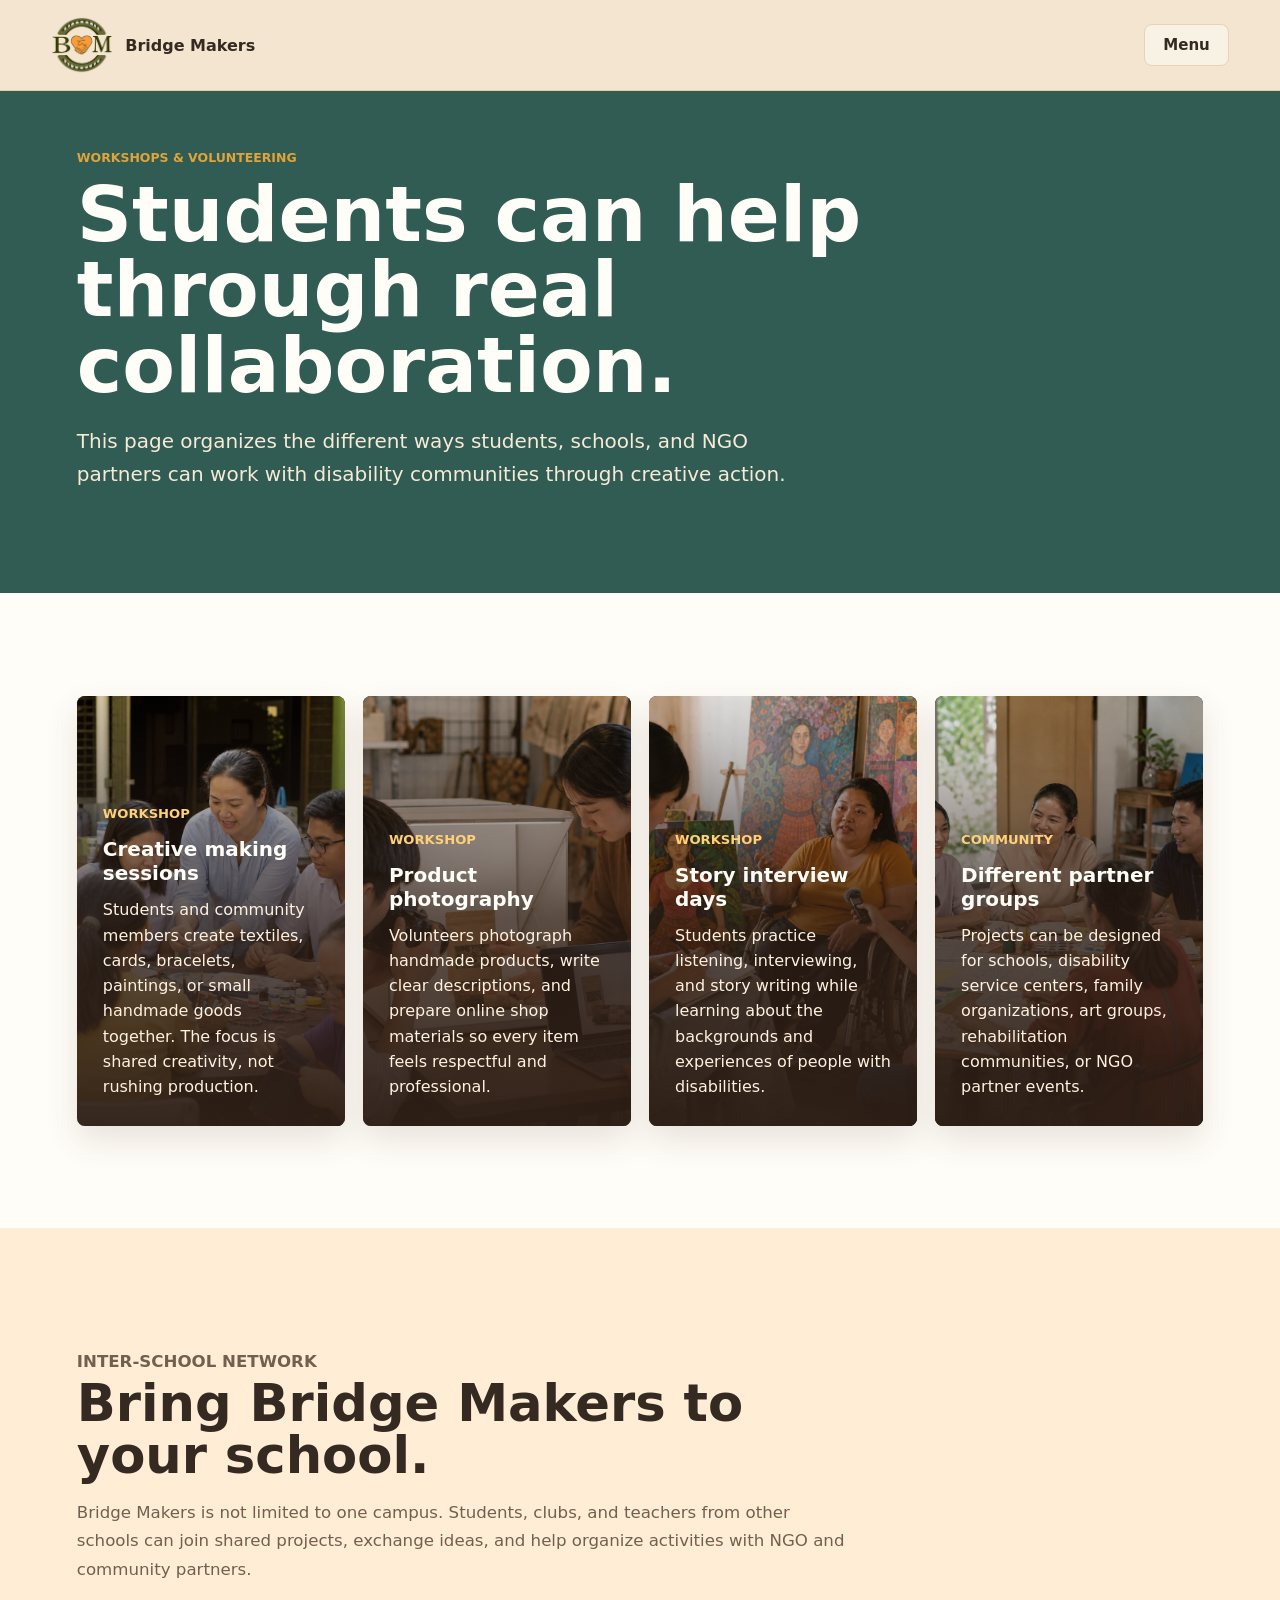
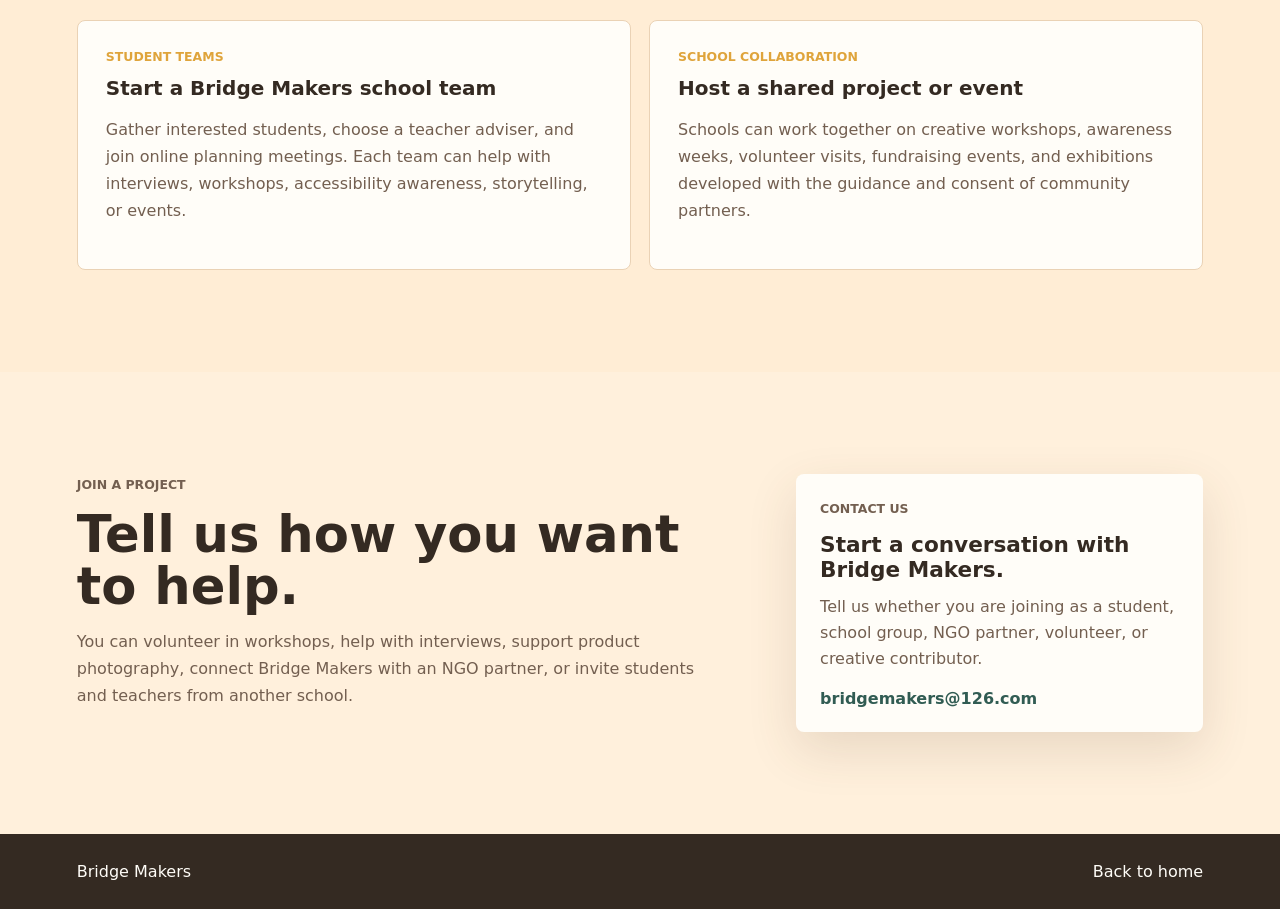
<file: volunteer.html>
<!doctype html>
<html lang="en">
  <head>
    <meta charset="UTF-8" />
    <meta name="viewport" content="width=device-width, initial-scale=1.0" />
    <title>Workshops & Volunteering | Bridge Makers</title>
    <meta
      name="description"
      content="Bridge Makers workshop and volunteer opportunities for students, schools, NGOs, and disability communities."
    />
    <link rel="stylesheet" href="styles.css" />
  </head>
  <body>
    <header class="site-header">
      <a class="brand" href="index.html" aria-label="Bridge Makers home">
        <img class="brand-mark" src="assets/bridge-makers-logo-official.png" alt="" aria-hidden="true" />
        <span>Bridge Makers</span>
      </a>
      <div class="pullout-menu">
        <span class="pullout-trigger">Menu</span>
        <div class="pullout-panel" aria-label="Bridge Makers page menu">
          <a href="about.html"><span>01</span>About us</a>
          <a href="interviews.html"><span>02</span>Story interviews</a>
          <a href="products.html"><span>03</span>Products</a>
          <a href="volunteer.html"><span>04</span>Workshops</a>
          <a href="channels.html"><span>05</span>Organization channels</a>
        </div>
      </div>
    </header>

    <main>
      <section class="page-hero compact-hero">
        <p class="section-kicker">Workshops & volunteering</p>
        <h1>Students can help through real collaboration.</h1>
        <p>
          This page organizes the different ways students, schools, and NGO
          partners can work with disability communities through creative action.
        </p>
      </section>

      <section class="detail-section">
        <div class="detail-grid workshop-grid">
          <article class="workshop-card">
            <img
              src="assets/workshop-creative-making.png"
              alt="Asian students and disability community members creating art together"
            />
            <div class="workshop-card-content">
              <span>Workshop</span>
              <h3>Creative making sessions</h3>
              <p>
                Students and community members create textiles, cards, bracelets,
                paintings, or small handmade goods together. The focus is shared
                creativity, not rushing production.
              </p>
            </div>
          </article>
          <article class="workshop-card">
            <img
              src="assets/workshop-product-photography.png"
              alt="Asian students photographing handmade products in a small studio"
            />
            <div class="workshop-card-content">
              <span>Workshop</span>
              <h3>Product photography</h3>
              <p>
                Volunteers photograph handmade products, write clear descriptions,
                and prepare online shop materials so every item feels respectful
                and professional.
              </p>
            </div>
          </article>
          <article class="workshop-card">
            <img
              src="assets/workshop-story-interview.png"
              alt="Asian students interviewing a disability community artist about her paintings"
            />
            <div class="workshop-card-content">
              <span>Workshop</span>
              <h3>Story interview days</h3>
              <p>
                Students practice listening, interviewing, and story writing while
                learning about the backgrounds and experiences of people with
                disabilities.
              </p>
            </div>
          </article>
          <article class="workshop-card">
            <img
              src="assets/workshop-partner-groups.png"
              alt="Asian students, NGO partners, and disability advocates planning together"
            />
            <div class="workshop-card-content">
              <span>Community</span>
              <h3>Different partner groups</h3>
              <p>
                Projects can be designed for schools, disability service centers,
                family organizations, art groups, rehabilitation communities, or
                NGO partner events.
              </p>
            </div>
          </article>
        </div>
      </section>

      <section class="partner-section" id="school-network">
        <div class="section-heading">
          <p class="section-kicker">Inter-school network</p>
          <h2>Bring Bridge Makers to your school.</h2>
          <p>
            Bridge Makers is not limited to one campus. Students, clubs, and
            teachers from other schools can join shared projects, exchange
            ideas, and help organize activities with NGO and community partners.
          </p>
        </div>
        <div class="partner-panels">
          <article>
            <span class="section-kicker">Student teams</span>
            <h3>Start a Bridge Makers school team</h3>
            <p>
              Gather interested students, choose a teacher adviser, and join
              online planning meetings. Each team can help with interviews,
              workshops, accessibility awareness, storytelling, or events.
            </p>
          </article>
          <article>
            <span class="section-kicker">School collaboration</span>
            <h3>Host a shared project or event</h3>
            <p>
              Schools can work together on creative workshops, awareness weeks,
              volunteer visits, fundraising events, and exhibitions developed
              with the guidance and consent of community partners.
            </p>
          </article>
        </div>
      </section>

      <section class="cta" id="contact">
        <div>
          <p class="section-kicker">Join a project</p>
          <h2>Tell us how you want to help.</h2>
          <p>
            You can volunteer in workshops, help with interviews, support
            product photography, connect Bridge Makers with an NGO partner, or
            invite students and teachers from another school.
          </p>
        </div>
        <div class="contact-card">
          <p class="section-kicker">Contact us</p>
          <h3>Start a conversation with Bridge Makers.</h3>
          <p>
            Tell us whether you are joining as a student, school group, NGO
            partner, volunteer, or creative contributor.
          </p>
          <a href="mailto:bridgemakers@126.com">bridgemakers@126.com</a>
        </div>
      </section>
    </main>

    <footer>
      <p>Bridge Makers</p>
      <p><a href="index.html">Back to home</a></p>
    </footer>
    <script src="script.js"></script>
  </body>
</html>
</file>
<file: styles.css>
:root {
  color-scheme: light;
  --ink: #342a22;
  --muted: #735f50;
  --paper: #fff9ef;
  --cream: #ffedd5;
  --line: #ead2b5;
  --teal: #4a7c72;
  --teal-dark: #315c53;
  --coral: #df745b;
  --gold: #dfa43b;
  --green: #71885c;
  --white: #fffdf8;
  --shadow: 0 18px 50px rgba(95, 65, 39, 0.14);
}

* {
  box-sizing: border-box;
}

html {
  scroll-behavior: smooth;
}

body {
  margin: 0;
  font-family: Inter, system-ui, -apple-system, BlinkMacSystemFont, "Segoe UI", sans-serif;
  color: var(--ink);
  background: var(--paper);
}

a {
  color: inherit;
  text-decoration: none;
}

button,
input,
select {
  font: inherit;
}

.site-header {
  position: fixed;
  inset: 0 0 auto 0;
  z-index: 10;
  display: flex;
  align-items: center;
  justify-content: space-between;
  gap: 22px;
  padding: 14px clamp(18px, 4vw, 56px);
  background: rgba(255, 239, 216, 0.94);
  border-bottom: 1px solid rgba(223, 178, 128, 0.52);
  backdrop-filter: blur(16px);
}

.brand,
.hero-actions,
.product-meta {
  display: flex;
  align-items: center;
}

.brand {
  gap: 12px;
  font-weight: 800;
  white-space: nowrap;
}

.brand-mark {
  width: 62px;
  height: 62px;
  display: block;
  flex: 0 0 auto;
  object-fit: contain;
  mix-blend-mode: multiply;
}

.pullout-menu {
  position: relative;
  padding-block: 12px;
  margin-block: -12px;
}

.pullout-trigger {
  position: relative;
  display: inline-flex;
  align-items: center;
  justify-content: center;
  min-height: 42px;
  padding: 10px 18px;
  color: var(--ink);
  border: 1px solid var(--line);
  border-radius: 8px;
  background: rgba(255, 253, 248, 0.52);
  cursor: pointer;
  font-size: 0.94rem;
  font-weight: 800;
  list-style: none;
  transition: background 160ms ease, border-color 160ms ease, color 160ms ease;
}

.pullout-trigger::after {
  content: "";
  position: absolute;
  left: 14px;
  right: 14px;
  bottom: 7px;
  height: 2px;
  border-radius: 999px;
  background: var(--ink);
  transform: scaleX(0);
  transform-origin: left;
  transition: transform 160ms ease;
}

.pullout-menu:hover .pullout-trigger {
  color: var(--ink);
  border-color: #d9ae7e;
  background: rgba(255, 253, 248, 0.76);
}

.pullout-menu:hover .pullout-trigger::after {
  transform: scaleX(1);
}

.pullout-panel {
  position: absolute;
  top: 100%;
  right: 0;
  width: min(320px, calc(100vw - 36px));
  display: none;
  grid-template-columns: 1fr;
  padding: 0;
  background: rgba(255, 246, 233, 0.98);
  border: 1px solid rgba(225, 191, 151, 0.9);
  border-bottom: 1px solid rgba(225, 191, 151, 0.9);
  border-radius: 8px;
  box-shadow: 0 20px 38px rgba(95, 65, 39, 0.14);
  backdrop-filter: blur(16px);
}

.pullout-panel::before {
  content: "";
  position: absolute;
  left: 0;
  right: 0;
  bottom: 100%;
  height: 14px;
}

.pullout-menu:hover .pullout-panel {
  display: grid;
}

.pullout-panel a {
  position: relative;
  min-height: 64px;
  display: flex;
  align-items: center;
  gap: 12px;
  padding: 16px 18px;
  border-bottom: 1px solid var(--line);
  color: var(--ink);
  font-size: 1rem;
  font-weight: 800;
}

.pullout-panel a:last-child {
  border-bottom: 0;
}

.pullout-panel a span {
  color: var(--coral);
  font-size: 0.78rem;
  font-weight: 800;
}

.pullout-panel a::after {
  content: "";
  position: absolute;
  left: 18px;
  right: 18px;
  bottom: 14px;
  height: 3px;
  border-radius: 999px;
  background: var(--teal);
  transform: scaleX(0);
  transform-origin: left;
  transition: transform 180ms ease;
}

.pullout-panel a:hover {
  background: rgba(255, 229, 197, 0.5);
}

.pullout-panel a:hover::after {
  transform: scaleX(1);
}

.button,
.product-card button {
  border: 0;
  border-radius: 8px;
  cursor: pointer;
  font-weight: 800;
}

.hero {
  position: relative;
  min-height: 92vh;
  display: grid;
  align-items: end;
  overflow: hidden;
  padding: 118px clamp(18px, 6vw, 82px) 80px;
}

.hero img {
  position: absolute;
  inset: 0;
  width: 100%;
  height: 100%;
  object-fit: cover;
}

.hero-overlay {
  position: absolute;
  inset: 0;
  background:
    linear-gradient(90deg, rgba(52, 36, 25, 0.78) 0%, rgba(52, 36, 25, 0.5) 42%, rgba(52, 36, 25, 0.1) 100%),
    linear-gradient(0deg, rgba(52, 36, 25, 0.46), rgba(52, 36, 25, 0.02) 42%);
}

.hero-content {
  position: relative;
  width: min(690px, 100%);
  color: var(--white);
}

.eyebrow,
.section-kicker {
  margin: 0 0 12px;
  color: var(--gold);
  font-size: 0.78rem;
  font-weight: 800;
  letter-spacing: 0;
  text-transform: uppercase;
}

.hero h1 {
  margin: 0;
  font-size: clamp(3.7rem, 8vw, 7.5rem);
  line-height: 0.92;
  letter-spacing: 0;
}

.hero-content > p:not(.eyebrow) {
  max-width: 620px;
  margin: 24px 0 0;
  font-size: clamp(1.1rem, 2vw, 1.45rem);
  line-height: 1.55;
}

.hero-actions {
  flex-wrap: wrap;
  gap: 12px;
  margin-top: 34px;
}

.button {
  display: inline-flex;
  align-items: center;
  justify-content: center;
  min-height: 48px;
  padding: 14px 18px;
}

.button.primary {
  color: var(--white);
  background: var(--coral);
}

.button.secondary {
  color: var(--ink);
  background: var(--white);
}

.page-hero {
  padding-top: 150px;
  color: var(--white);
  background: var(--teal-dark);
}

.page-hero h1 {
  width: min(900px, 100%);
  margin: 0;
  font-size: clamp(2.7rem, 6vw, 5.5rem);
  line-height: 0.98;
  letter-spacing: 0;
}

.page-hero p:not(.section-kicker) {
  width: min(720px, 100%);
  margin: 22px 0 0;
  color: #f7ead7;
  font-size: clamp(1rem, 1.8vw, 1.25rem);
  line-height: 1.65;
}

.compact-hero {
  min-height: 430px;
  display: grid;
  align-content: end;
}

.intro,
.menu-section,
.shop-section,
.interview-section,
.video-library,
.channels-section,
.page-hero,
.detail-section,
.impact-band,
.split-section,
.partner-section,
.cta {
  padding: clamp(64px, 8vw, 104px) clamp(18px, 6vw, 82px);
}

.page-hero {
  padding-top: 150px;
}

.intro {
  display: grid;
  justify-items: center;
  text-align: center;
  background: var(--white);
}

.intro h2 {
  width: min(980px, 100%);
}

h2 {
  margin: 0;
  font-size: clamp(2rem, 4vw, 4.1rem);
  line-height: 1.02;
  letter-spacing: 0;
}

h3 {
  margin: 0;
  font-size: 1.25rem;
  letter-spacing: 0;
}

.section-heading p,
.split-section p,
.partner-panels p,
.cta p,
.impact-grid p,
.product-content p {
  color: var(--muted);
  line-height: 1.7;
}

.section-heading {
  max-width: 780px;
  margin-bottom: 36px;
}

.section-heading p {
  margin: 18px 0 0;
  font-size: 1.04rem;
}

.detail-section {
  background: var(--white);
}

.detail-grid {
  display: grid;
  grid-template-columns: repeat(4, minmax(0, 1fr));
  gap: 18px;
}

.detail-grid article {
  min-height: 250px;
  padding: 26px;
  border: 1px solid var(--line);
  border-radius: 8px;
  background: var(--paper);
}

.detail-grid span {
  display: inline-block;
  margin-bottom: 28px;
  color: var(--coral);
  font-size: 0.82rem;
  font-weight: 800;
  text-transform: uppercase;
}

.detail-grid p {
  color: var(--muted);
  line-height: 1.65;
}

.menu-section {
  background: var(--cream);
}

.line-menu {
  display: grid;
  grid-template-columns: repeat(5, minmax(0, 1fr));
  gap: 16px;
}

.about-origin,
.team-section,
.values-section {
  padding: clamp(64px, 8vw, 104px) clamp(18px, 6vw, 82px);
}

.about-origin {
  display: grid;
  grid-template-columns: minmax(320px, 0.8fr) minmax(0, 1fr);
  gap: clamp(30px, 7vw, 86px);
  align-items: center;
  background: var(--white);
}

.about-origin-image {
  overflow: hidden;
  border-radius: 8px;
  aspect-ratio: 4 / 3;
}

.about-origin-image img {
  width: 100%;
  height: 100%;
  display: block;
  object-fit: cover;
}

.about-origin-copy p:not(.section-kicker),
.team-card p,
.values-grid p {
  color: var(--muted);
  line-height: 1.7;
}

.team-section {
  background: var(--cream);
}

.team-grid {
  display: grid;
  grid-template-columns: repeat(5, minmax(0, 1fr));
  gap: 16px;
}

.team-card {
  min-height: 260px;
  padding: 24px;
  border: 1px solid var(--line);
  border-radius: 8px;
  background: var(--white);
}

.team-card > span {
  display: block;
  margin-bottom: 38px;
  color: var(--coral);
  font-size: 0.82rem;
  font-weight: 800;
}

.values-section {
  background: #f4f3df;
}

.values-grid {
  display: grid;
  grid-template-columns: repeat(4, minmax(0, 1fr));
  gap: 16px;
}

.values-grid article {
  padding: 24px;
  border-left: 5px solid var(--coral);
  border-radius: 8px;
  background: var(--white);
}

.values-grid strong {
  font-size: 1.12rem;
}

.line-menu a {
  position: relative;
  min-width: 0;
  aspect-ratio: 4 / 3;
  display: block;
  overflow: hidden;
  color: var(--white);
  border: 1px solid var(--line);
  border-radius: 8px;
  background: var(--ink);
  box-shadow: 0 10px 28px rgba(95, 65, 39, 0.09);
  font-size: clamp(1rem, 1.5vw, 1.22rem);
  font-weight: 800;
  transition: transform 180ms ease, box-shadow 180ms ease;
}

.line-menu-label {
  position: absolute;
  z-index: 2;
  inset: auto 0 0;
  min-height: 110px;
  display: flex;
  align-items: flex-end;
  gap: 10px;
  padding: 56px 18px 18px;
  background: linear-gradient(0deg, rgba(52, 36, 25, 0.92), rgba(52, 36, 25, 0));
}

.line-menu-label b {
  color: #ffd078;
  font-size: 0.78rem;
  font-weight: 800;
}

.line-menu img {
  width: 100%;
  height: 100%;
  display: block;
  object-fit: cover;
  transition: transform 220ms ease;
}

.line-menu a:hover {
  transform: translateY(-4px);
  box-shadow: 0 16px 34px rgba(95, 65, 39, 0.14);
}

.line-menu a:hover img {
  transform: scale(1.025);
}

.workshop-grid .workshop-card {
  position: relative;
  min-height: 430px;
  display: flex;
  align-items: end;
  overflow: hidden;
  padding: 0;
  border: 0;
  background: var(--ink);
  box-shadow: 0 14px 32px rgba(95, 65, 39, 0.14);
}

.workshop-card::after {
  content: "";
  position: absolute;
  inset: 0;
  background: linear-gradient(0deg, rgba(46, 31, 22, 0.96) 0%, rgba(46, 31, 22, 0.74) 48%, rgba(46, 31, 22, 0.05) 100%);
}

.workshop-card > img {
  position: absolute;
  inset: 0;
  width: 100%;
  height: 100%;
  display: block;
  object-fit: cover;
}

.workshop-card-content {
  position: relative;
  z-index: 1;
  padding: 26px;
  color: var(--white);
}

.workshop-grid .workshop-card-content span {
  margin-bottom: 16px;
  color: #ffd078;
}

.workshop-card-content p,
.workshop-grid .workshop-card-content p {
  margin: 12px 0 0;
  color: #fff1df;
  line-height: 1.58;
}

.menu-grid {
  display: grid;
  grid-template-columns: repeat(4, minmax(0, 1fr));
  gap: 16px;
}

.menu-card {
  min-height: 236px;
  display: grid;
  align-content: space-between;
  gap: 22px;
  padding: 24px;
  border: 1px solid var(--line);
  border-radius: 8px;
  background: var(--white);
  box-shadow: 0 10px 28px rgba(95, 65, 39, 0.09);
  transition: transform 160ms ease, border-color 160ms ease;
}

.menu-card:hover {
  transform: translateY(-3px);
  border-color: rgba(74, 124, 114, 0.55);
}

.menu-card span {
  color: var(--coral);
  font-size: 0.82rem;
  font-weight: 800;
}

.menu-card p,
.story-background p,
.interview-grid p,
.channels-section p {
  color: var(--muted);
  line-height: 1.65;
}

.menu-card p {
  margin: 0;
}

.product-grid {
  display: grid;
  grid-template-columns: repeat(3, minmax(0, 1fr));
  gap: 18px;
}

.product-community + .product-community {
  margin-top: clamp(72px, 9vw, 118px);
  padding-top: clamp(58px, 7vw, 88px);
  border-top: 1px solid var(--line);
}

.category-heading {
  display: grid;
  grid-template-columns: minmax(0, 0.9fr) minmax(280px, 0.55fr);
  gap: 12px clamp(28px, 6vw, 72px);
  align-items: end;
  margin-bottom: 30px;
}

.category-heading .section-kicker {
  grid-column: 1 / -1;
}

.category-heading h2 {
  font-size: clamp(2rem, 4vw, 3.6rem);
}

.category-heading > p:last-child {
  margin: 0 0 4px;
  color: var(--muted);
  line-height: 1.65;
}

.demo-note {
  display: flex;
  align-items: center;
  gap: 14px;
  margin-bottom: 24px;
  padding: 16px 18px;
  border-left: 5px solid var(--coral);
  border-radius: 8px;
  color: var(--muted);
  background: var(--cream);
}

.demo-note strong {
  flex: 0 0 auto;
  color: var(--teal-dark);
}

.product-card {
  display: flex;
  flex-direction: column;
  overflow: hidden;
  border: 1px solid var(--line);
  border-radius: 8px;
  background: var(--white);
  box-shadow: 0 12px 35px rgba(95, 65, 39, 0.09);
}

.product-image {
  position: relative;
  min-height: 225px;
  overflow: hidden;
  background-size: cover;
  background-position: center;
}

.product-image > img {
  width: 100%;
  height: 100%;
  min-height: 225px;
  display: block;
  object-fit: cover;
}

.maker-shirt > img {
  object-position: center;
}

.maker-art {
  position: absolute;
  left: 50%;
  top: 47%;
  width: 112px;
  height: 68px;
  transform: translate(-50%, -50%);
  border-radius: 50% 50% 42% 42%;
  background: #f5efe2;
  box-shadow: 0 0 0 8px rgba(245, 239, 226, 0.92);
}

.maker-art::before {
  content: "";
  position: absolute;
  left: 18px;
  right: 18px;
  bottom: 12px;
  height: 28px;
  border-top: 4px solid var(--teal-dark);
  border-radius: 50%;
  transform: rotate(-5deg);
}

.maker-art i {
  position: absolute;
  width: 9px;
  height: 9px;
  background: var(--gold);
  clip-path: polygon(50% 0, 61% 36%, 100% 50%, 61% 64%, 50% 100%, 39% 64%, 0 50%, 39% 36%);
}

.maker-art i:nth-child(1) { left: 16px; top: 8px; }
.maker-art i:nth-child(2) { left: 42px; top: 18px; background: var(--coral); }
.maker-art i:nth-child(3) { left: 67px; top: 5px; width: 12px; height: 12px; }
.maker-art i:nth-child(4) { right: 13px; top: 25px; background: var(--green); }
.maker-art i:nth-child(5) { left: 55px; top: 2px; width: 5px; height: 5px; background: var(--teal); }

.tea-product {
  height: 225px;
}

.tea-product > img {
  height: 225px;
  object-position: center bottom;
  transform: scale(1.3);
  transform-origin: center bottom;
}

.product-image.textile {
  background:
    linear-gradient(135deg, rgba(15, 118, 110, 0.2), rgba(214, 95, 70, 0.24)),
    repeating-linear-gradient(45deg, #d65f46 0 24px, #f1c36c 24px 48px, #0f766e 48px 72px, #597b45 72px 96px);
}

.product-image.cards {
  background:
    radial-gradient(circle at 70% 25%, rgba(214, 95, 70, 0.8) 0 8%, transparent 8.5%),
    radial-gradient(circle at 34% 52%, rgba(15, 118, 110, 0.85) 0 9%, transparent 9.5%),
    linear-gradient(135deg, #f7f0dc 0 34%, #ffffff 34% 52%, #e9d3b5 52% 100%);
}

.product-image.beads {
  background:
    radial-gradient(circle at 28% 42%, #0f766e 0 18px, transparent 19px),
    radial-gradient(circle at 43% 36%, #d99d32 0 16px, transparent 17px),
    radial-gradient(circle at 58% 46%, #d65f46 0 17px, transparent 18px),
    radial-gradient(circle at 72% 40%, #597b45 0 18px, transparent 19px),
    linear-gradient(135deg, #eee5d3, #faf8ef);
}

.product-content {
  display: flex;
  flex: 1;
  flex-direction: column;
  padding: 22px;
}

.product-meta {
  justify-content: space-between;
  gap: 14px;
  margin-bottom: 14px;
  color: var(--teal-dark);
  font-size: 0.88rem;
  font-weight: 800;
}

.product-content > p {
  margin: 12px 0 0;
}

.maker-credit {
  color: var(--teal-dark);
  font-size: 0.92rem;
  line-height: 1.5;
}

.product-description {
  min-height: 76px;
  margin-bottom: 20px !important;
  color: var(--muted);
  line-height: 1.6;
}

.story-background {
  margin: 16px 0 0;
  padding: 16px;
  border-left: 5px solid var(--gold);
  border-radius: 8px;
  background: #fff0dc;
}

.story-background span {
  display: block;
  margin-bottom: 6px;
  color: var(--teal-dark);
  font-size: 0.82rem;
  font-weight: 800;
  text-transform: uppercase;
}

.story-background p {
  margin: 0;
  font-size: 0.94rem;
}

.product-card button {
  width: 100%;
  min-height: 46px;
  color: var(--white);
  background: var(--teal);
}

.product-card .store-button:disabled {
  color: #6d5a4c;
  background: #ead9c3;
  cursor: not-allowed;
  opacity: 1;
}

.product-card button {
  margin-top: auto;
}

.interview-section {
  background: var(--white);
}

.video-library {
  background: #f4f3df;
}

.video-grid {
  display: grid;
  grid-template-columns: repeat(3, minmax(0, 1fr));
  gap: 18px;
}

.video-card {
  overflow: hidden;
  border: 1px solid var(--line);
  border-radius: 8px;
  background: var(--white);
  box-shadow: 0 12px 35px rgba(95, 65, 39, 0.09);
}

.video-preview {
  position: relative;
  width: 100%;
  aspect-ratio: 16 / 10;
  display: grid;
  place-items: center;
  overflow: hidden;
  border: 0;
  cursor: pointer;
  background-position: center;
  background-size: cover;
}

.video-preview::before {
  content: "";
  position: absolute;
  inset: 0;
  background: linear-gradient(0deg, rgba(10, 35, 31, 0.62), rgba(10, 35, 31, 0.08));
  transition: background 160ms ease;
}

.video-preview:hover::before {
  background: linear-gradient(0deg, rgba(10, 35, 31, 0.7), rgba(10, 35, 31, 0.18));
}

.video-daily-life {
  background:
    linear-gradient(90deg, transparent 0 46%, rgba(255, 255, 255, 0.26) 47% 53%, transparent 54%),
    linear-gradient(0deg, transparent 0 46%, rgba(217, 157, 50, 0.5) 47% 53%, transparent 54%),
    linear-gradient(135deg, #0a4f4a, #4e7772);
  background-size: 72px 72px, 72px 72px, auto;
}

.video-recovery {
  background:
    repeating-linear-gradient(115deg, transparent 0 28px, rgba(255, 255, 255, 0.18) 29px 33px),
    linear-gradient(135deg, #597b45, #d99d32);
}

.video-artwork {
  background:
    linear-gradient(32deg, transparent 0 30%, rgba(217, 157, 50, 0.86) 31% 46%, transparent 47%),
    linear-gradient(145deg, rgba(15, 118, 110, 0.9) 0 28%, transparent 29%),
    linear-gradient(62deg, #d65f46, #f3efe6 52%, #597b45);
}

.play-icon {
  position: relative;
  z-index: 1;
  width: 58px;
  height: 58px;
  display: grid;
  place-items: center;
  border: 2px solid rgba(255, 255, 255, 0.82);
  border-radius: 50%;
  background: rgba(15, 118, 110, 0.88);
  box-shadow: 0 8px 24px rgba(23, 32, 27, 0.24);
}

.play-icon::after {
  content: "";
  margin-left: 4px;
  border-top: 8px solid transparent;
  border-bottom: 8px solid transparent;
  border-left: 13px solid var(--white);
}

.video-duration {
  position: absolute;
  z-index: 1;
  right: 12px;
  bottom: 10px;
  padding: 4px 7px;
  border-radius: 4px;
  color: var(--white);
  background: rgba(23, 32, 27, 0.82);
  font-size: 0.78rem;
  font-weight: 800;
}

.video-copy {
  padding: 22px;
}

.video-copy > span {
  display: block;
  margin-bottom: 10px;
  color: var(--coral);
  font-size: 0.78rem;
  font-weight: 800;
  text-transform: uppercase;
}

.video-copy p,
.demo-caption,
.video-dialog-panel > p:last-child {
  color: var(--muted);
  line-height: 1.65;
}

.video-copy p {
  margin: 12px 0 0;
}

.demo-caption {
  margin: 18px 0 0;
  font-size: 0.86rem;
}

.video-dialog[hidden] {
  display: none;
}

.video-dialog {
  position: fixed;
  inset: 0;
  z-index: 30;
  display: grid;
  place-items: center;
  padding: 20px;
  background: rgba(23, 32, 27, 0.72);
}

.video-dialog-panel {
  position: relative;
  width: min(620px, 100%);
  padding: 22px;
  border-radius: 8px;
  background: var(--white);
  box-shadow: var(--shadow);
}

.video-dialog-close {
  position: absolute;
  top: 10px;
  right: 12px;
  z-index: 2;
  width: 38px;
  height: 38px;
  border: 0;
  border-radius: 50%;
  color: var(--white);
  background: rgba(23, 32, 27, 0.78);
  cursor: pointer;
  font-size: 1.6rem;
  line-height: 1;
}

.video-dialog-screen {
  aspect-ratio: 16 / 9;
  display: grid;
  place-items: center;
  margin: -22px -22px 22px;
  border-radius: 8px 8px 0 0;
  background: linear-gradient(135deg, var(--teal-dark), var(--green));
}

.video-dialog-panel h2 {
  font-size: clamp(1.8rem, 4vw, 2.8rem);
}

.interview-grid {
  display: grid;
  grid-template-columns: repeat(3, minmax(0, 1fr));
  gap: 18px;
}

.interview-grid article {
  min-height: 248px;
  padding: 26px;
  border-radius: 8px;
  background: var(--paper);
  border: 1px solid var(--line);
}

.interview-grid span {
  display: inline-block;
  margin-bottom: 32px;
  color: var(--coral);
  font-size: 0.82rem;
  font-weight: 800;
  text-transform: uppercase;
}

.channels-section {
  display: grid;
  grid-template-columns: minmax(0, 0.72fr) minmax(320px, 0.72fr);
  gap: clamp(28px, 6vw, 72px);
  align-items: center;
  background: #f4f3df;
}

.channel-links {
  display: grid;
  grid-template-columns: repeat(2, minmax(0, 1fr));
  gap: 12px;
}

.channel-links a {
  display: flex;
  align-items: center;
  justify-content: space-between;
  min-height: 68px;
  padding: 18px 20px;
  border-radius: 8px;
  color: var(--white);
  background: var(--teal-dark);
  font-weight: 800;
}

.channel-links a::after {
  content: ">";
  color: var(--gold);
}

.impact-band {
  display: grid;
  grid-template-columns: minmax(240px, 0.68fr) 1fr;
  gap: clamp(28px, 6vw, 72px);
  color: var(--white);
  background: var(--teal-dark);
}

.impact-band .section-kicker,
.impact-band p {
  color: #f7ead7;
}

.impact-grid {
  display: grid;
  grid-template-columns: repeat(3, minmax(0, 1fr));
  gap: 18px;
}

.impact-grid div {
  padding: 24px;
  border: 1px solid rgba(255, 255, 255, 0.22);
  border-radius: 8px;
}

.impact-grid strong {
  display: grid;
  place-items: center;
  width: 38px;
  height: 38px;
  margin-bottom: 34px;
  border-radius: 50%;
  color: var(--ink);
  background: var(--gold);
}

.split-section {
  display: grid;
  grid-template-columns: minmax(0, 0.9fr) minmax(300px, 0.72fr);
  gap: clamp(30px, 7vw, 86px);
  align-items: center;
  background: var(--cream);
}

.check-list {
  display: grid;
  gap: 12px;
}

.check-list span {
  padding: 18px 20px;
  border-left: 6px solid var(--coral);
  border-radius: 8px;
  background: var(--white);
  box-shadow: 0 8px 22px rgba(95, 65, 39, 0.09);
  font-weight: 800;
}

.partner-panels {
  display: grid;
  grid-template-columns: repeat(2, minmax(0, 1fr));
  gap: 18px;
}

.partner-panels article {
  min-height: 220px;
  padding: 28px;
  border-radius: 8px;
  background: var(--white);
  border: 1px solid var(--line);
}

.partner-section {
  background: var(--cream);
}

.partner-section .section-kicker {
  display: block;
}

.cta {
  display: grid;
  grid-template-columns: minmax(0, 0.84fr) minmax(320px, 0.54fr);
  gap: clamp(30px, 7vw, 86px);
  align-items: start;
  background: #fff0dc;
}

.contact-card {
  display: grid;
  gap: 12px;
  padding: 24px;
  border-radius: 8px;
  background: var(--white);
  box-shadow: var(--shadow);
}

.contact-card h3,
.contact-card p {
  margin: 0;
}

.contact-card h3 {
  font-size: 1.35rem;
}

.contact-card > p:not(.section-kicker) {
  color: var(--muted);
  line-height: 1.65;
}

.contact-card a {
  width: fit-content;
  margin-top: 4px;
  color: var(--teal-dark);
  font-weight: 800;
  overflow-wrap: anywhere;
  text-decoration-thickness: 2px;
  text-underline-offset: 4px;
}

footer {
  display: flex;
  justify-content: space-between;
  gap: 18px;
  padding: 28px clamp(18px, 6vw, 82px);
  color: var(--white);
  background: var(--ink);
}

footer p {
  margin: 0;
}

@media (max-width: 900px) {
  .site-header {
    position: absolute;
    align-items: flex-start;
  }

  .pullout-panel {
    grid-template-columns: 1fr;
  }

  .pullout-panel a {
    border-right: 0;
    border-bottom: 1px solid var(--line);
  }

  .pullout-panel a:last-child {
    border-bottom: 0;
  }

  .hero {
    min-height: 88vh;
    padding-top: 108px;
  }

  .intro,
  .channels-section,
  .impact-band,
  .split-section,
  .cta,
  .category-heading,
  .about-origin {
    grid-template-columns: 1fr;
  }

  .menu-grid,
  .product-grid,
  .video-grid,
  .interview-grid,
  .detail-grid,
  .impact-grid,
  .partner-panels,
  .team-grid,
  .values-grid {
    grid-template-columns: 1fr;
  }

  .line-menu {
    grid-template-columns: repeat(2, minmax(0, 1fr));
  }

  .product-content p {
    min-height: auto;
  }

  .demo-note {
    align-items: flex-start;
    flex-direction: column;
  }
}

@media (max-width: 560px) {
  .site-header {
    padding: 14px 16px;
  }

  .brand span:last-child {
    max-width: 122px;
    white-space: normal;
  }

  .hero {
    min-height: 86vh;
    padding: 104px 18px 54px;
  }

  .hero h1 {
    font-size: 3.75rem;
  }

  .button {
    width: 100%;
  }

  .line-menu {
    grid-template-columns: 1fr;
  }

  footer {
    display: grid;
  }
}
</file>
